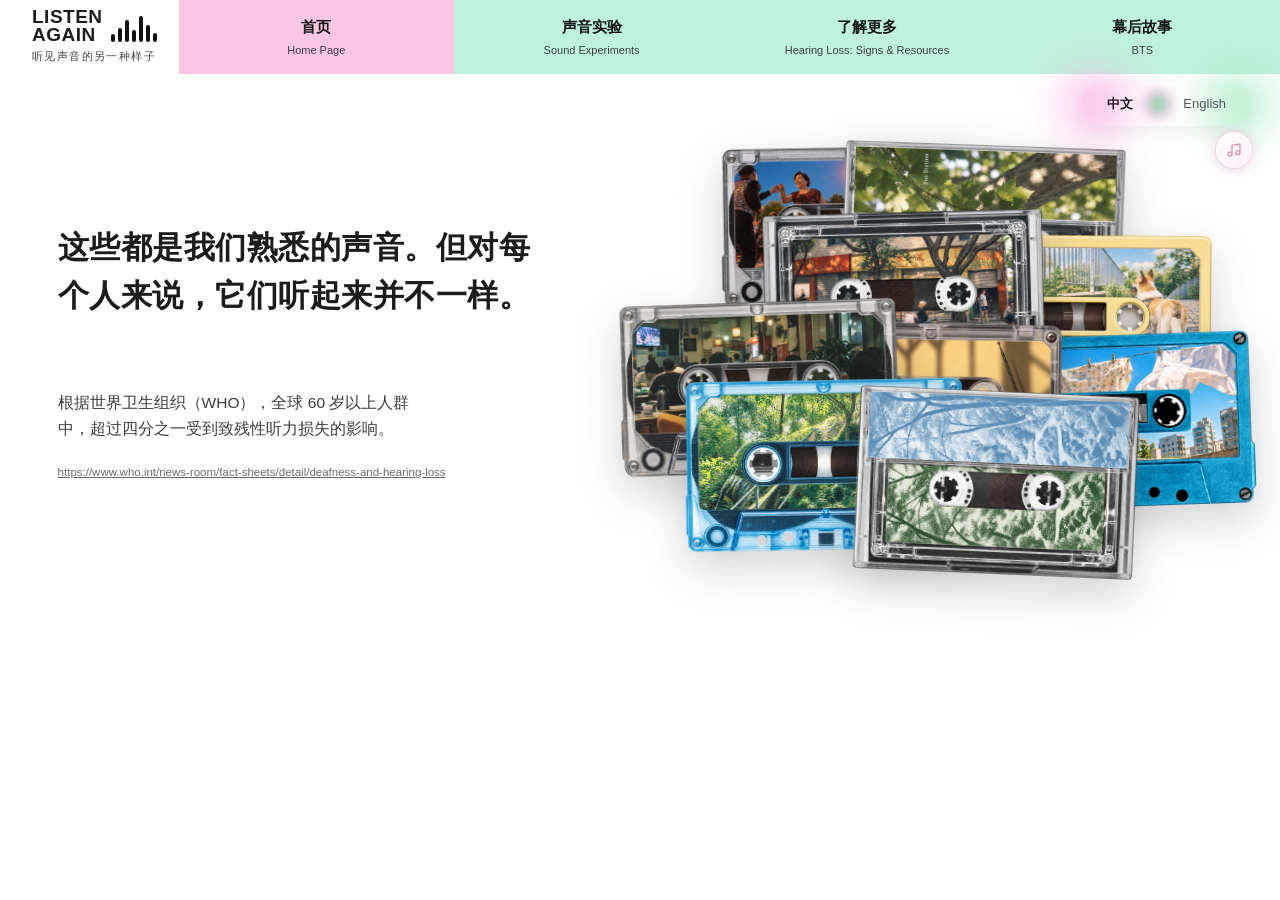
<file: index.html>
<!DOCTYPE html>
<html lang="zh-CN">
<head>
<meta charset="UTF-8">
<meta name="viewport" content="width=device-width, initial-scale=1">
<title>Listen Again · 听见声音的另一种样子</title>
<link rel="stylesheet" href="assets/style.css">
  <!-- Google tag (gtag.js) -->
<script async src="https://www.googletagmanager.com/gtag/js?id=G-2XMCW41QYB"></script>
<script>
  window.dataLayer = window.dataLayer || [];
  function gtag(){dataLayer.push(arguments);}
  gtag('js', new Date());

  gtag('config', 'G-2XMCW41QYB');
</script>
</head>
<body>

<header class="site-header">
  <div class="logo-box">
    <div class="logo">
      <div class="logo-text">LISTEN<br>AGAIN</div>
      <div class="wave" aria-hidden="true"><i></i><i></i><i></i><i></i><i></i><i></i><i></i></div>
    </div>
    <p class="tagline" data-zh="听见声音的另一种样子" data-en="Hear sound in a different way">听见声音的另一种样子</p>
  </div>
  <nav class="top-nav nav-blocks" aria-label="主导航">
    <a href="index.html" class="is-active" aria-current="page" data-nav="home"><span class="zh" data-zh="首页" data-en="Home Page">首页</span><span class="en">Home Page</span></a>
    <a href="sound.html" data-nav="sound"><span class="zh" data-zh="声音实验" data-en="Sound Experiments">声音实验</span><span class="en">Sound Experiments</span></a>
    <a href="hearing-loss-page/index.html" data-nav="hearing"><span class="zh" data-zh="了解更多" data-en="Learn More">了解更多</span><span class="en">Hearing Loss: Signs &amp; Resources</span></a>
    <a href="bts.html" data-nav="bts"><span class="zh" data-zh="幕后故事" data-en="BTS">幕后故事</span><span class="en">BTS</span></a>
  </nav>
</header>

<main class="main">
  <section class="copy">
    <h1 data-zh="这些都是我们熟悉的声音。但对每个人来说，它们听起来并不一样。"
        data-en="These are sounds we all know. But they don't sound the same to everyone.">
      这些都是我们熟悉的声音。但对每个人来说，它们听起来并不一样。
    </h1>
    <p class="who"
       data-zh="根据世界卫生组织（WHO），全球 60 岁以上人群中，超过四分之一受到致残性听力损失的影响。"
       data-en="More than 25% of people over age 60 are affected by disabling hearing loss worldwide, according to the World Health Organization.">
      根据世界卫生组织（WHO），全球 60 岁以上人群中，超过四分之一受到致残性听力损失的影响。
    </p>
    <a class="who-link"
       href="https://www.who.int/news-room/fact-sheets/detail/deafness-and-hearing-loss"
       target="_blank" rel="noopener">
      https://www.who.int/news-room/fact-sheets/detail/deafness-and-hearing-loss
    </a>
  </section>

  <section class="stage" aria-label="声音实验入口：点击磁带收听">
    <a class="cassette is-img p1" href="sound.html?t=0" aria-label="声音实验 1：广场舞">
      <img class="tape-img" src="assets/img/tape-01.png" alt="广场舞磁带">
    </a>

    <a class="cassette is-img p2" href="sound.html?t=1" aria-label="声音实验 2：车站">
      <img class="tape-img" src="assets/img/tape-02.png" alt="车站磁带">
    </a>

    <a class="cassette is-img p3" href="sound.html?t=2" aria-label="声音实验 3：市场">
      <img class="tape-img" src="assets/img/tape-03.png" alt="市场磁带">
    </a>

    <a class="cassette is-img p4" href="sound.html?t=3" aria-label="声音实验 4：小狗的叫声">
      <img class="tape-img" src="assets/img/tape-04.png" alt="小狗的叫声磁带">
    </a>

    <a class="cassette is-img p5" href="sound.html?t=4" aria-label="声音实验 5：棋牌室">
      <img class="tape-img" src="assets/img/tape-05.png" alt="棋牌室磁带">
    </a>

    <a class="cassette is-img p6" href="sound.html?t=5" aria-label="声音实验 6：房间里的收音机">
      <img class="tape-img" src="assets/img/tape-06.png" alt="房间里的收音机磁带">
    </a>

    <a class="cassette is-img p7" href="sound.html?t=6" aria-label="声音实验 7：虫鸣">
      <img class="tape-img" src="assets/img/tape-07.png" alt="虫鸣磁带">
    </a>

    <a class="cassette is-img p8" href="sound.html?t=7" aria-label="声音实验 8：森林里的鸟">
      <img class="tape-img" src="assets/img/tape-08.png" alt="森林里的鸟磁带">
    </a>

    <a class="cassette is-img p9" href="sound.html?t=8" aria-label="声音实验 9：风声">
      <img class="tape-img" src="assets/img/tape-09.png" alt="风声磁带">
    </a>
  </section>
</main>

<div class="lang-switch" role="group" aria-label="语言切换">
  <button class="lang-btn active" type="button" data-lang="zh">中文</button>
  <span class="lang-dot" aria-hidden="true"></span>
  <button class="lang-btn" type="button" data-lang="en">English</button>
</div>

<script src="assets/app.js"></script>
<script src="assets/bgm.js"></script>
</body>
</html>
</file>
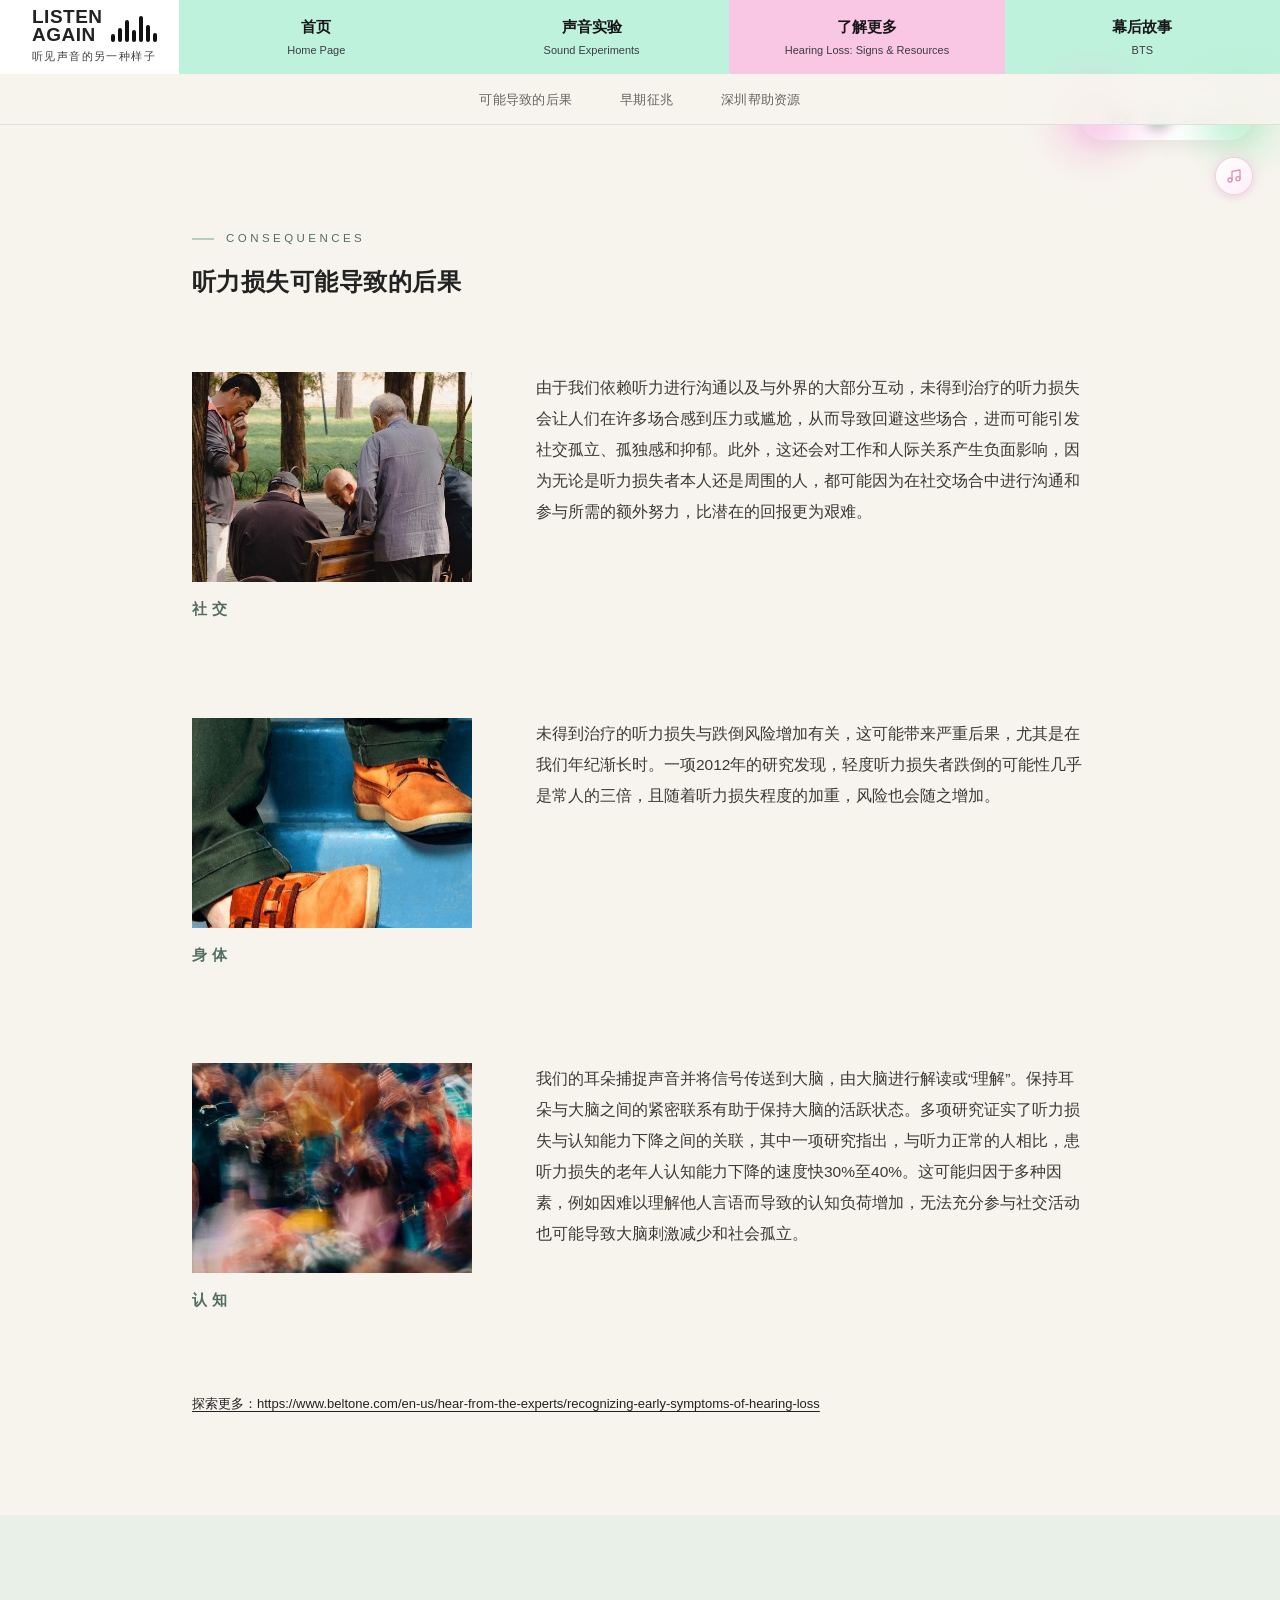
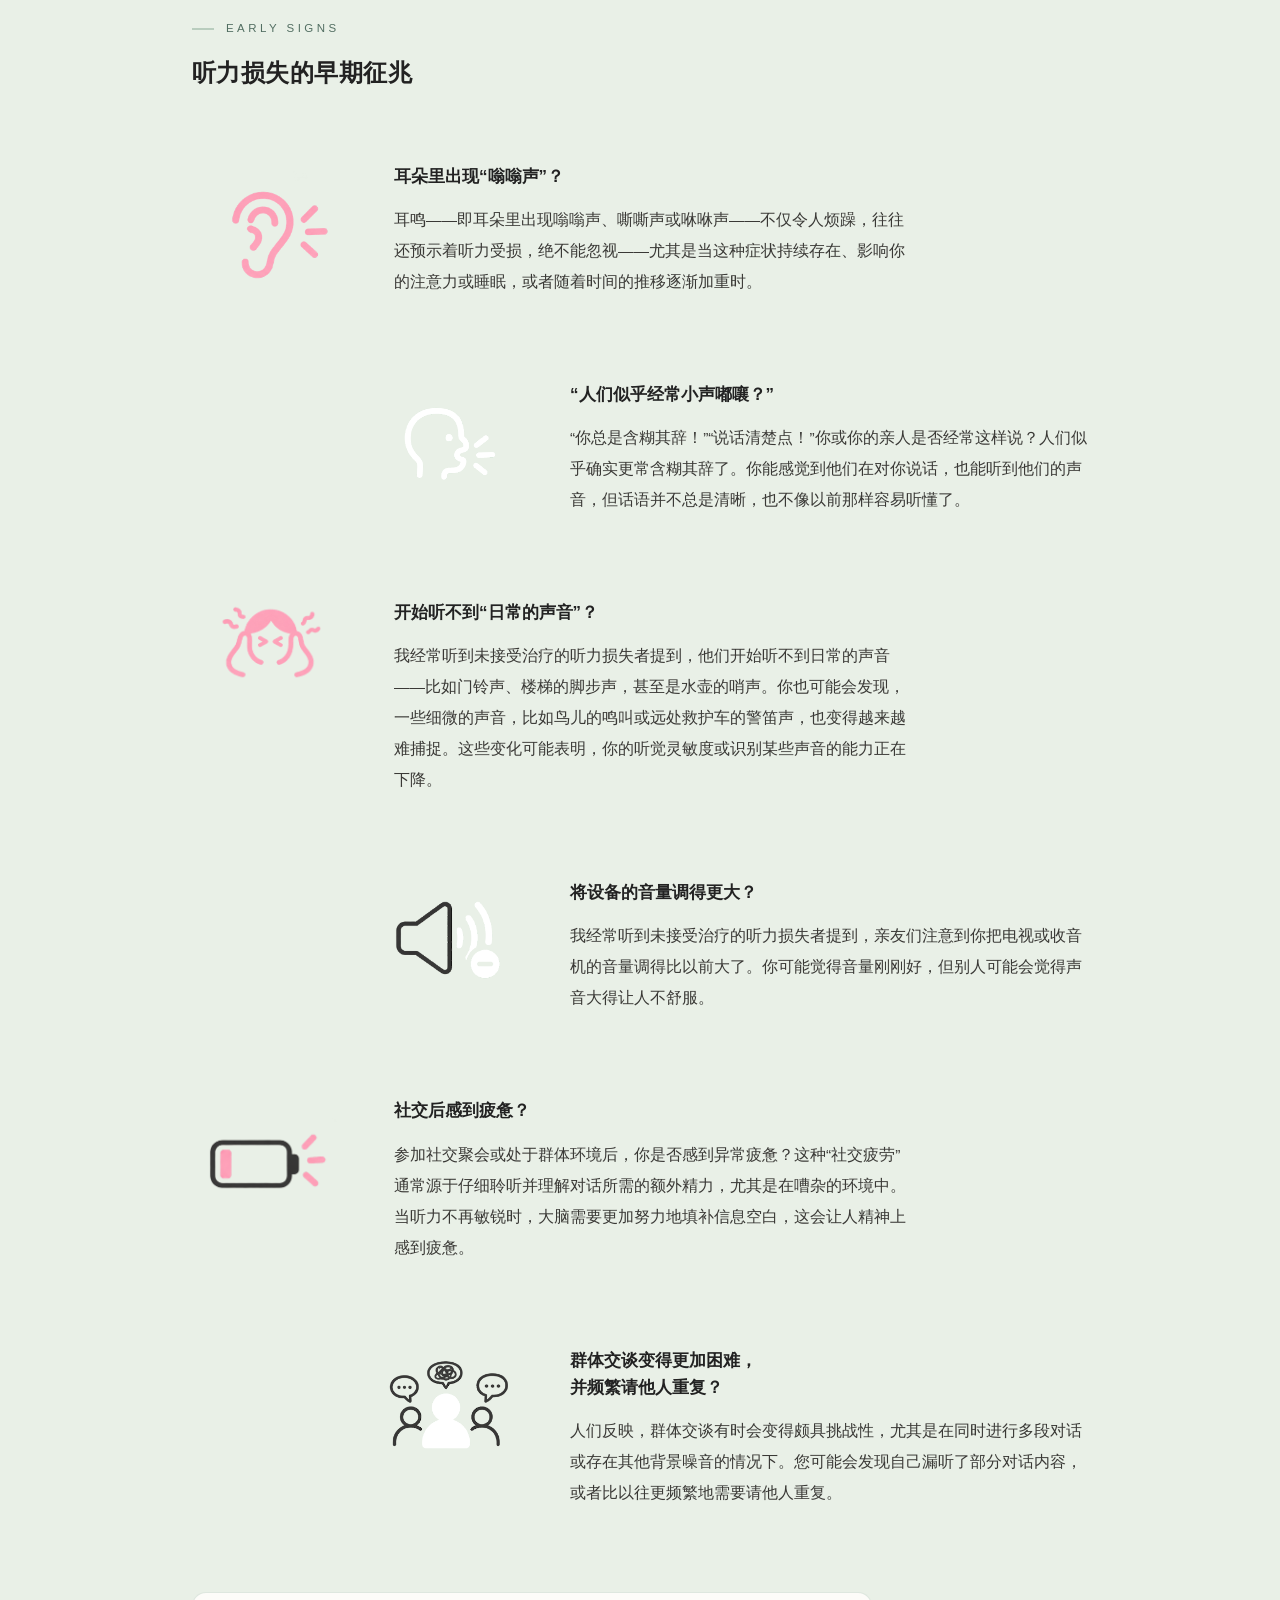
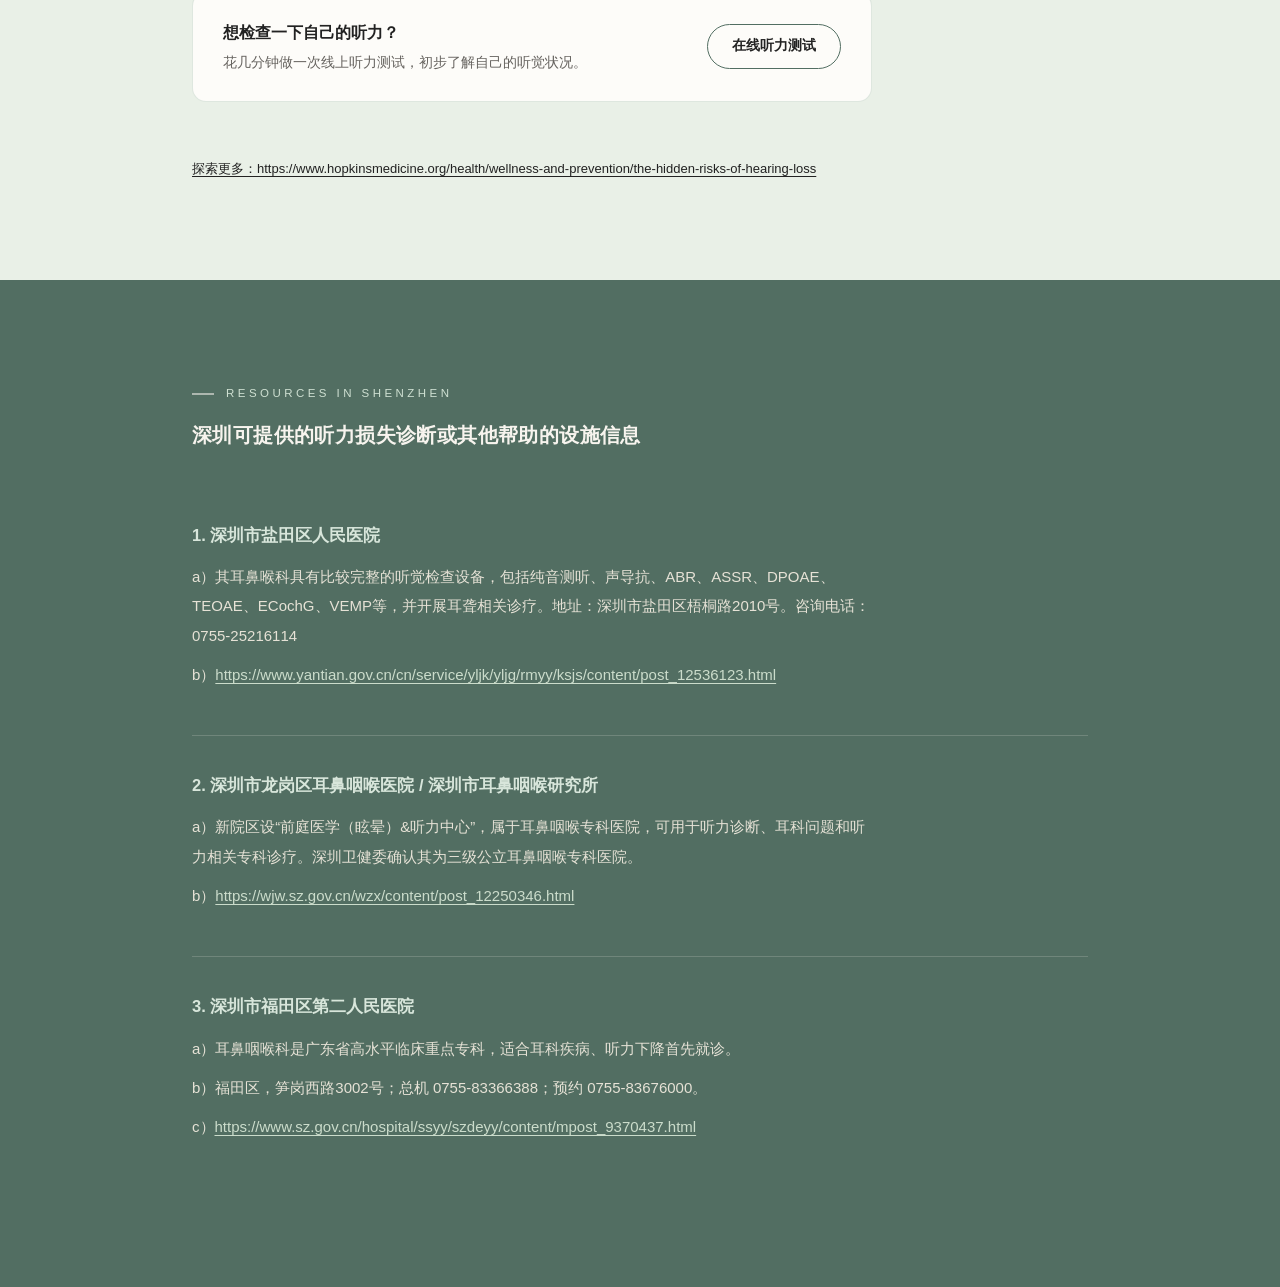
<file: hearing-loss-page/index.html>
<!DOCTYPE html>
<!--
  听力损失科普长页（"了解更多"）
  ================================================
  设计基调：全站最安静、最克制的一页——负责"读"。
  暖白底 #F7F4EE，鼠尾草绿/灰粉只做点缀（下划线、小色块、hover），
  正文列最大 680px，两列编辑式排版，区块间大量留白。
  1. 本页所有样式都收在 <style> 里，所有类名带 hl- 前缀，不会污染主站样式
  2. 三张照片与图标放在同目录 images/ 下，接入时连同文件夹一起拷贝
  3. "在线听力测试"CTA 在早期征兆区块结尾（.hl-cta），链接指向 beltone 在线测听
-->
<html lang="zh-CN">
<head>
<meta charset="UTF-8">
<meta name="viewport" content="width=device-width, initial-scale=1.0">
<title>听力损失科普 | 了解更多</title>
<!-- 主站公共样式：顶栏 + 语言切换（放在本页 <style> 之前，本页样式可覆盖） -->
<link rel="stylesheet" href="../assets/style.css">
  <!-- Google tag (gtag.js) -->
<script async src="https://www.googletagmanager.com/gtag/js?id=G-2XMCW41QYB"></script>
<script>
  window.dataLayer = window.dataLayer || [];
  function gtag(){dataLayer.push(arguments);}
  gtag('js', new Date());

  gtag('config', 'G-2XMCW41QYB');
</script>
<style>
  :root{
    --hl-bg:   #F7F4EE;   /* 暖白背景 */
    --hl-ink:  #222222;   /* 正文 */
    --hl-soft: #66635F;   /* 次要文字 */
    --hl-sage: #B9CDBE;   /* 鼠尾草绿（点缀） */
    --hl-pink: #DDBFCB;   /* 灰粉（点缀） */
    --hl-deep: #526E62;   /* 深绿强调 */
    --hl-line: rgba(185, 205, 190, .45);   /* 发丝分隔线 */
    --fs-section: 24px;
    --fs-title:   17px;
    --fs-body:    15.5px;
    --fs-small:   13px;
  }
  *{ margin:0; padding:0; box-sizing:border-box; }
  html{ scroll-behavior:smooth; }
  body{ font-family:-apple-system,"PingFang SC","Hiragino Sans GB","Microsoft YaHei",sans-serif; color:var(--hl-ink); background:var(--hl-bg); }
  .hl-page a{ color:inherit; }

  /* 主站语言切换胶囊在本页稍微下移，避开细导航条 */
  .lang-switch{ top: 96px; }

  /* ===== ① 索引条：降低视觉重量，只做细线 + 小字 + 下划线 ===== */
  .hl-banner{
    position:sticky; top:0; z-index:100;
    display:flex; justify-content:center;
    padding:0 24px;
    background:rgba(247,244,238,.92);
    -webkit-backdrop-filter:blur(8px); backdrop-filter:blur(8px);
    border-bottom:1px solid var(--hl-line);
  }
  .hl-banner a{
    position:relative; flex:0 0 auto;
    margin:0 22px; padding:15px 2px 13px;
    font-size:var(--fs-small); color:var(--hl-soft);
    text-decoration:none; letter-spacing:.02em; white-space:nowrap;
    transition:color .25s;
  }
  .hl-banner a::after{
    content:""; position:absolute; left:0; right:100%; bottom:-1px;
    height:2px; background:var(--hl-deep);
    transition:right .25s ease;
  }
  .hl-banner a:hover{ color:var(--hl-deep); }
  .hl-banner a:hover::after{ right:0; }

  /* ===== 编辑式区块骨架 ===== */
  .hl-band--sage{ background:#E9F0E7; }   /* 区块②：浅绿 */
  .hl-band--deep{ background:var(--hl-deep); color:#EFEBE0; }  /* 区块③：深绿 */
  .hl-section{
    max-width:960px; margin:0 auto;
    padding:104px 32px 100px;
  }
  .hl-eyebrow{
    display:flex; align-items:center; gap:12px;
    font-size:11.5px; letter-spacing:.3em; text-transform:uppercase;
    color:var(--hl-deep); margin-bottom:16px;
  }
  .hl-eyebrow::before{ content:""; width:22px; height:2px; background:var(--hl-sage); }
  .hl-section h2{
    font-size:var(--fs-section); font-weight:600;
    letter-spacing:.02em; line-height:1.5;
    margin-bottom:72px;
  }
  .hl-section h2.hl-h2-long{ font-size:20px; max-width:680px; }

  /* 深绿色带内的文字与分隔线换为浅色 */
  .hl-band--deep .hl-eyebrow{ color:#CFE0D2; }
  .hl-band--deep .hl-eyebrow::before{ background:rgba(247,244,238,.55); }
  .hl-band--deep h2{ color:#F7F4EE; }
  .hl-band--deep .hl-hospital{ border-top:1px solid rgba(247,244,238,.18); }
  .hl-band--deep .hl-hospital:first-of-type{ border-top:0; }
  .hl-band--deep .hl-hospital h3{ color:#D8E6DB; }
  .hl-band--deep .hl-hospital li{ color:#E6E2D6; }
  .hl-band--deep .hl-hospital a{ color:#CBDCCB; }
  .hl-band--deep .hl-hospital a:hover{ color:#FFFFFF; }

  /* ===== 区块② 可能导致的后果：两列（图+关键词 | 正文） ===== */
  .hl-row{
    display:grid; grid-template-columns:280px minmax(0,1fr);
    gap:64px; align-items:start;
    margin-bottom:96px;
  }
  .hl-row:last-of-type{ margin-bottom:80px; }
  .hl-row-media img{
    width:100%; aspect-ratio:4/3; object-fit:cover;
    display:block;
  }
  .hl-keyword{
    margin-top:14px;
    font-size:15px; font-weight:600;
    color:var(--hl-deep); letter-spacing:.35em;
  }
  .hl-row-text p{
    max-width:680px;
    font-size:var(--fs-body); line-height:2.0; color:#3A3936;
  }

  /* ===== 区块③ 早期征兆：小图 + 阅读列，交错但不拥挤 ===== */
  .hl-sign-item{
    display:grid; grid-template-columns:150px minmax(0,1fr);
    gap:52px; align-items:start;
    max-width:720px; margin-bottom:84px;
  }
  .hl-sign-item.hl-right{ margin-left:auto; }
  .hl-sign-icon img{ width:150px; height:auto; display:block; }
  .hl-sign-item h3{
    font-size:var(--fs-title); font-weight:600;
    margin-bottom:14px; line-height:1.6;
  }
  .hl-sign-item p{
    max-width:560px;
    font-size:var(--fs-body); line-height:2.0; color:#3A3936;
  }

  /* ===== 在线听力测试 CTA：安静的小卡片，收在征兆区块结尾 ===== */
  .hl-cta{
    display:flex; align-items:center; justify-content:space-between; gap:24px;
    max-width:680px; margin-top:8px;
    padding:26px 30px;
    background:#FDFCF9;
    border:1px solid var(--hl-line);
    border-radius:14px;
  }
  .hl-cta-title{ font-size:16px; font-weight:600; margin-bottom:6px; }
  .hl-cta-sub{ font-size:13.5px; color:var(--hl-soft); line-height:1.7; }
  .hl-cta-btn{
    flex:0 0 auto; white-space:nowrap;
    padding:10px 24px;
    border:1px solid var(--hl-deep); border-radius:999px;
    color:var(--hl-deep);
    font-size:13.5px; font-weight:600; text-decoration:none;
    transition:background .25s, color .25s;
  }
  .hl-cta-btn:hover{ background:var(--hl-deep); color:var(--hl-bg); }

  /* 参考资料链接 */
  .hl-more{
    display:block; margin-top:56px;
    font-size:var(--fs-small); color:var(--hl-soft);
    text-decoration:underline; text-underline-offset:3px;
    transition:color .25s;
  }
  .hl-more:hover{ color:var(--hl-deep); }

  /* ===== 区块④ 深圳设施信息：回到暖白底，深绿标题 + 发丝线分隔 ===== */
  .hl-hospital{ padding:36px 0; border-top:1px solid var(--hl-line); }
  .hl-hospital:first-of-type{ border-top:0; padding-top:0; }
  .hl-hospital h3{
    font-size:16.5px; font-weight:600;
    color:var(--hl-deep); margin-bottom:14px; line-height:1.6;
  }
  .hl-hospital li{
    list-style:none; max-width:680px;
    font-size:15px; line-height:1.95; color:#3A3936;
    margin-bottom:10px;
  }
  .hl-hospital a{
    color:var(--hl-deep);
    text-decoration:underline; text-underline-offset:3px; word-break:break-all;
  }
  .hl-hospital a:hover{ color:var(--hl-ink); }

  /* ===== 响应式 ===== */
  @media (max-width:760px){
    .lang-switch{ top:14px; right:14px; }   /* 手机端和其他页一样回到右上角，避开顶栏 */
    .hl-banner{ justify-content:flex-start; overflow-x:auto; padding:0 14px; }
    .hl-banner a{ margin:0 14px; }
    .hl-section{ padding:64px 20px; }
    .hl-section h2{ margin-bottom:48px; }
    .hl-row{ grid-template-columns:1fr; gap:20px; margin-bottom:64px; }
    .hl-row-media img{ aspect-ratio:16/9; }
    .hl-sign-item, .hl-sign-item.hl-right{
      grid-template-columns:1fr; gap:20px;
      margin-left:0; max-width:100%; margin-bottom:64px;
    }
    .hl-sign-icon img{ width:120px; }
    .hl-cta{ flex-direction:column; align-items:flex-start; }
  }
</style>
</head>
<body>

<!-- 主站同款顶栏（当前页 = 了解更多） -->
<header class="site-header">
  <div class="logo-box">
    <div class="logo">
      <div class="logo-text">LISTEN<br>AGAIN</div>
      <div class="wave" aria-hidden="true"><i></i><i></i><i></i><i></i><i></i><i></i><i></i></div>
    </div>
    <p class="tagline" data-zh="听见声音的另一种样子" data-en="Hear sound in a different way">听见声音的另一种样子</p>
  </div>
  <nav class="top-nav nav-blocks" aria-label="主导航">
    <a href="../index.html"><span class="zh" data-zh="首页" data-en="Home Page">首页</span><span class="en">Home Page</span></a>
    <a href="../sound.html"><span class="zh" data-zh="声音实验" data-en="Sound Experiments">声音实验</span><span class="en">Sound Experiments</span></a>
    <a href="index.html" class="is-active" aria-current="page"><span class="zh" data-zh="了解更多" data-en="Learn More">了解更多</span><span class="en">Hearing Loss: Signs &amp; Resources</span></a>
    <a href="../bts.html"><span class="zh" data-zh="幕后故事" data-en="BTS">幕后故事</span><span class="en">BTS</span></a>
  </nav>
</header>

<!-- 主站同款语言切换（右上角柔光胶囊） -->
<div class="lang-switch" role="group" aria-label="语言切换">
  <button class="lang-btn active" type="button" data-lang="zh">中文</button>
  <span class="lang-dot" aria-hidden="true"></span>
  <button class="lang-btn" type="button" data-lang="en">English</button>
</div>

<div class="hl-page">

  <!-- ① 索引条（细线小字，不再用色块） -->
  <nav class="hl-banner" aria-label="本页目录">
    <a href="#sec-consequences" data-zh="可能导致的后果" data-en="Consequences">可能导致的后果</a>
    <a href="#sec-signs" data-zh="早期征兆" data-en="Early Signs">早期征兆</a>
    <a href="#sec-shenzhen" data-zh="深圳帮助资源" data-en="Resources in Shenzhen">深圳帮助资源</a>
  </nav>

  <!-- ② 听力损失可能导致的后果（暖白底） -->
  <section class="hl-band" id="sec-consequences">
  <div class="hl-section">
    <div class="hl-eyebrow" data-zh="Consequences" data-en="Consequences">Consequences</div>
    <h2 data-zh="听力损失可能导致的后果" data-en="What untreated hearing loss may lead to">听力损失可能导致的后果</h2>

    <div class="hl-row">
      <figure class="hl-row-media">
        <img src="images/consequence-social.jpg" alt="长椅旁交谈的老人们">
        <figcaption class="hl-keyword" data-zh="社交" data-en="Social">社交</figcaption>
      </figure>
      <div class="hl-row-text">
        <p data-zh="由于我们依赖听力进行沟通以及与外界的大部分互动，未得到治疗的听力损失会让人们在许多场合感到压力或尴尬，从而导致回避这些场合，进而可能引发社交孤立、孤独感和抑郁。此外，这还会对工作和人际关系产生负面影响，因为无论是听力损失者本人还是周围的人，都可能因为在社交场合中进行沟通和参与所需的额外努力，比潜在的回报更为艰难。" data-en="Because we rely on hearing for communication and most of our interaction with the world, untreated hearing loss can make many situations stressful or embarrassing, leading people to avoid them — which may in turn lead to social isolation, loneliness and depression. It can also affect work and relationships, when the extra effort of communicating outweighs the potential reward.">由于我们依赖听力进行沟通以及与外界的大部分互动，未得到治疗的听力损失会让人们在许多场合感到压力或尴尬，从而导致回避这些场合，进而可能引发社交孤立、孤独感和抑郁。此外，这还会对工作和人际关系产生负面影响，因为无论是听力损失者本人还是周围的人，都可能因为在社交场合中进行沟通和参与所需的额外努力，比潜在的回报更为艰难。</p>
      </div>
    </div>

    <div class="hl-row">
      <figure class="hl-row-media">
        <img src="images/consequence-body.jpg" alt="台阶上的鞋">
        <figcaption class="hl-keyword" data-zh="身体" data-en="Physical">身体</figcaption>
      </figure>
      <div class="hl-row-text">
        <p data-zh="未得到治疗的听力损失与跌倒风险增加有关，这可能带来严重后果，尤其是在我们年纪渐长时。一项2012年的研究发现，轻度听力损失者跌倒的可能性几乎是常人的三倍，且随着听力损失程度的加重，风险也会随之增加。" data-en="Untreated hearing loss is associated with an increased risk of falling, which can have serious consequences, especially as we grow older. A 2012 study found that people with mild hearing loss were nearly three times more likely to fall, and the risk increased with the degree of hearing loss.">未得到治疗的听力损失与跌倒风险增加有关，这可能带来严重后果，尤其是在我们年纪渐长时。一项2012年的研究发现，轻度听力损失者跌倒的可能性几乎是常人的三倍，且随着听力损失程度的加重，风险也会随之增加。</p>
      </div>
    </div>

    <div class="hl-row">
      <figure class="hl-row-media">
        <img src="images/consequence-cognitive.jpg" alt="拥挤模糊的人群">
        <figcaption class="hl-keyword" data-zh="认知" data-en="Cognitive">认知</figcaption>
      </figure>
      <div class="hl-row-text">
        <p data-zh="我们的耳朵捕捉声音并将信号传送到大脑，由大脑进行解读或“理解”。保持耳朵与大脑之间的紧密联系有助于保持大脑的活跃状态。多项研究证实了听力损失与认知能力下降之间的关联，其中一项研究指出，与听力正常的人相比，患听力损失的老年人认知能力下降的速度快30%至40%。这可能归因于多种因素，例如因难以理解他人言语而导致的认知负荷增加，无法充分参与社交活动也可能导致大脑刺激减少和社会孤立。" data-en="Our ears capture sound and send signals to the brain, which interprets or &quot;understands&quot; them. Keeping the ears and the brain closely connected helps keep the brain active. Multiple studies have confirmed the link between hearing loss and cognitive decline; one found that older adults with hearing loss experienced cognitive decline 30–40% faster than those with normal hearing. This may be attributed to factors such as increased cognitive load from struggling to understand speech, as well as reduced brain stimulation and social isolation from not fully participating in social activities.">我们的耳朵捕捉声音并将信号传送到大脑，由大脑进行解读或“理解”。保持耳朵与大脑之间的紧密联系有助于保持大脑的活跃状态。多项研究证实了听力损失与认知能力下降之间的关联，其中一项研究指出，与听力正常的人相比，患听力损失的老年人认知能力下降的速度快30%至40%。这可能归因于多种因素，例如因难以理解他人言语而导致的认知负荷增加，无法充分参与社交活动也可能导致大脑刺激减少和社会孤立。</p>
      </div>
    </div>

    <a class="hl-more" href="https://www.beltone.com/en-us/hear-from-the-experts/recognizing-early-symptoms-of-hearing-loss" target="_blank" rel="noopener">探索更多：https://www.beltone.com/en-us/hear-from-the-experts/recognizing-early-symptoms-of-hearing-loss</a>
  </div>
  </section>

  <!-- ③ 听力损失的早期征兆（浅绿底） -->
  <section class="hl-band hl-band--sage" id="sec-signs">
  <div class="hl-section">
    <div class="hl-eyebrow" data-zh="Early Signs" data-en="Early Signs">Early Signs</div>
    <h2 data-zh="听力损失的早期征兆" data-en="Early signs of hearing loss">听力损失的早期征兆</h2>

    <div class="hl-sign-item">
      <div class="hl-sign-icon">
        <img src="images/sign-tinnitus.png" alt="耳朵图标">
      </div>
      <div>
        <h3 data-zh="耳朵里出现“嗡嗡声”？" data-en="Hearing a buzzing in your ears?">耳朵里出现“嗡嗡声”？</h3>
        <p data-zh="耳鸣——即耳朵里出现嗡嗡声、嘶嘶声或咻咻声——不仅令人烦躁，往往还预示着听力受损，绝不能忽视——尤其是当这种症状持续存在、影响你的注意力或睡眠，或者随着时间的推移逐渐加重时。" data-en="Tinnitus — a buzzing, hissing or whooshing in the ears — is not only irritating; it often signals hearing damage and should never be ignored, especially when it persists, affects your concentration or sleep, or worsens over time.">耳鸣——即耳朵里出现嗡嗡声、嘶嘶声或咻咻声——不仅令人烦躁，往往还预示着听力受损，绝不能忽视——尤其是当这种症状持续存在、影响你的注意力或睡眠，或者随着时间的推移逐渐加重时。</p>
      </div>
    </div>

    <div class="hl-sign-item hl-right">
      <div class="hl-sign-icon">
        <img src="images/sign-mumble.png" alt="侧脸说话图标">
      </div>
      <div>
        <h3 data-zh="“人们似乎经常小声嘟嚷？”" data-en="&quot;People seem to mumble a lot?&quot;">“人们似乎经常小声嘟嚷？”</h3>
        <p data-zh="“你总是含糊其辞！”“说话清楚点！”你或你的亲人是否经常这样说？人们似乎确实更常含糊其辞了。你能感觉到他们在对你说话，也能听到他们的声音，但话语并不总是清晰，也不像以前那样容易听懂了。" data-en="&quot;You're always mumbling!&quot; &quot;Speak clearly!&quot; Do you or your family often say things like this? People really do seem to mumble more than they used to. You can tell they are talking to you and you can hear their voices, but the words don't always come through clearly, and they aren't as easy to follow as before.">“你总是含糊其辞！”“说话清楚点！”你或你的亲人是否经常这样说？人们似乎确实更常含糊其辞了。你能感觉到他们在对你说话，也能听到他们的声音，但话语并不总是清晰，也不像以前那样容易听懂了。</p>
      </div>
    </div>

    <div class="hl-sign-item">
      <div class="hl-sign-icon">
        <img src="images/sign-daily.png" alt="听不到声音图标">
      </div>
      <div>
        <h3 data-zh="开始听不到“日常的声音”？" data-en="Missing the everyday sounds?">开始听不到“日常的声音”？</h3>
        <p data-zh="我经常听到未接受治疗的听力损失者提到，他们开始听不到日常的声音——比如门铃声、楼梯的脚步声，甚至是水壶的哨声。你也可能会发现，一些细微的声音，比如鸟儿的鸣叫或远处救护车的警笛声，也变得越来越难捕捉。这些变化可能表明，你的听觉灵敏度或识别某些声音的能力正在下降。" data-en="I often hear from people with untreated hearing loss that they have started missing everyday sounds — the doorbell, footsteps on the stairs, even the whistle of a kettle. You may also notice that subtle sounds, like birdsong or a distant ambulance siren, are becoming harder to catch. These changes may indicate that your hearing sensitivity, or your ability to recognize certain sounds, is declining.">我经常听到未接受治疗的听力损失者提到，他们开始听不到日常的声音——比如门铃声、楼梯的脚步声，甚至是水壶的哨声。你也可能会发现，一些细微的声音，比如鸟儿的鸣叫或远处救护车的警笛声，也变得越来越难捕捉。这些变化可能表明，你的听觉灵敏度或识别某些声音的能力正在下降。</p>
      </div>
    </div>

    <div class="hl-sign-item hl-right">
      <div class="hl-sign-icon">
        <img src="images/sign-volume.png" alt="音量图标">
      </div>
      <div>
        <h3 data-zh="将设备的音量调得更大？" data-en="Turning up the volume?">将设备的音量调得更大？</h3>
        <p data-zh="我经常听到未接受治疗的听力损失者提到，亲友们注意到你把电视或收音机的音量调得比以前大了。你可能觉得音量刚刚好，但别人可能会觉得声音大得让人不舒服。" data-en="I often hear from people with untreated hearing loss that friends and family have noticed the TV or radio turned up louder than before. The volume may feel just right to you, but to others it may be uncomfortably loud.">我经常听到未接受治疗的听力损失者提到，亲友们注意到你把电视或收音机的音量调得比以前大了。你可能觉得音量刚刚好，但别人可能会觉得声音大得让人不舒服。</p>
      </div>
    </div>

    <div class="hl-sign-item">
      <div class="hl-sign-icon">
        <img src="images/sign-fatigue.png" alt="电池图标">
      </div>
      <div>
        <h3 data-zh="社交后感到疲惫？" data-en="Exhausted after socializing?">社交后感到疲惫？</h3>
        <p data-zh="参加社交聚会或处于群体环境后，你是否感到异常疲惫？这种“社交疲劳”通常源于仔细聆听并理解对话所需的额外精力，尤其是在嘈杂的环境中。当听力不再敏锐时，大脑需要更加努力地填补信息空白，这会让人精神上感到疲惫。" data-en="Do you feel unusually tired after social gatherings or group settings? This &quot;social fatigue&quot; usually comes from the extra effort of listening carefully and following conversation, especially in noisy environments. When hearing is no longer sharp, the brain has to work harder to fill in the gaps — which is mentally exhausting.">参加社交聚会或处于群体环境后，你是否感到异常疲惫？这种“社交疲劳”通常源于仔细聆听并理解对话所需的额外精力，尤其是在嘈杂的环境中。当听力不再敏锐时，大脑需要更加努力地填补信息空白，这会让人精神上感到疲惫。</p>
      </div>
    </div>

    <div class="hl-sign-item hl-right">
      <div class="hl-sign-icon">
        <img src="images/sign-group.png" alt="群体交谈图标">
      </div>
      <div>
        <h3 data-zh="群体交谈变得更加困难，并频繁请他人重复？" data-en="Group conversations getting harder, asking people to repeat?">群体交谈变得更加困难，<br>并频繁请他人重复？</h3>
        <p data-zh="人们反映，群体交谈有时会变得颇具挑战性，尤其是在同时进行多段对话或存在其他背景噪音的情况下。您可能会发现自己漏听了部分对话内容，或者比以往更频繁地需要请他人重复。" data-en="People report that group conversations can sometimes become quite challenging, especially when several conversations happen at once or there is other background noise. You may find yourself missing parts of the conversation, or needing to ask others to repeat themselves more often than before.">人们反映，群体交谈有时会变得颇具挑战性，尤其是在同时进行多段对话或存在其他背景噪音的情况下。您可能会发现自己漏听了部分对话内容，或者比以往更频繁地需要请他人重复。</p>
      </div>
    </div>

    <!-- 在线听力测试 CTA：收在本节结尾 -->
    <div class="hl-cta">
      <div class="hl-cta-text">
        <p class="hl-cta-title" data-zh="想检查一下自己的听力？" data-en="Wondering about your own hearing?">想检查一下自己的听力？</p>
        <p class="hl-cta-sub" data-zh="花几分钟做一次线上听力测试，初步了解自己的听觉状况。" data-en="Take a few minutes for an online hearing test to get a first sense of your hearing.">花几分钟做一次线上听力测试，初步了解自己的听觉状况。</p>
      </div>
      <a class="hl-cta-btn" href="https://www.beltone.com/en-us/online-hearing-test" target="_blank" rel="noopener" data-zh="在线听力测试" data-en="Online Hearing Test">在线听力测试</a>
    </div>

    <a class="hl-more" href="https://www.hopkinsmedicine.org/health/wellness-and-prevention/the-hidden-risks-of-hearing-loss" target="_blank" rel="noopener">探索更多：https://www.hopkinsmedicine.org/health/wellness-and-prevention/the-hidden-risks-of-hearing-loss</a>
  </div>
  </section>

  <!-- ④ 深圳可提供的听力损失诊断或其他帮助的设施信息（深绿底） -->
  <section class="hl-band hl-band--deep" id="sec-shenzhen">
  <div class="hl-section">
    <div class="hl-eyebrow" data-zh="Resources in Shenzhen" data-en="Resources in Shenzhen">Resources in Shenzhen</div>
    <h2 class="hl-h2-long" data-zh="深圳可提供的听力损失诊断或其他帮助的设施信息" data-en="Facilities in Shenzhen offering hearing-loss diagnosis and other help">深圳可提供的听力损失诊断或其他帮助的设施信息</h2>

    <div>
      <!-- 三条医院链接均已由用户核对确认 (2026-09-21) -->
      <div class="hl-hospital">
        <h3 data-zh="1. 深圳市盐田区人民医院" data-en="1. Shenzhen Yantian District People's Hospital">1. 深圳市盐田区人民医院</h3>
        <ul>
          <li data-zh="a）其耳鼻喉科具有比较完整的听觉检查设备，包括纯音测听、声导抗、ABR、ASSR、DPOAE、TEOAE、ECochG、VEMP等，并开展耳聋相关诊疗。地址：深圳市盐田区梧桐路2010号。咨询电话：0755-25216114" data-en="a) Its Department of Otolaryngology is equipped with a comprehensive range of hearing testing equipment, including pure-tone audiometry, acoustic impedance testing, ABR, ASSR, DPOAE, TEOAE, ECochG, and VEMP, and provides diagnosis and treatment for hearing loss. Address: 2010 Wutong Road, Yantian District, Shenzhen. Inquiry Hotline: 0755-25216114">a）其耳鼻喉科具有比较完整的听觉检查设备，包括纯音测听、声导抗、ABR、ASSR、DPOAE、TEOAE、ECochG、VEMP等，并开展耳聋相关诊疗。地址：深圳市盐田区梧桐路2010号。咨询电话：0755-25216114</li>
          <li>b）<a href="https://www.yantian.gov.cn/cn/service/yljk/yljg/rmyy/ksjs/content/post_12536123.html" target="_blank" rel="noopener">https://www.yantian.gov.cn/cn/service/yljk/yljg/rmyy/ksjs/content/post_12536123.html</a></li>
        </ul>
      </div>
      <div class="hl-hospital">
        <h3 data-zh="2. 深圳市龙岗区耳鼻咽喉医院 / 深圳市耳鼻咽喉研究所" data-en="2. Shenzhen Longgang District Otolaryngology Hospital / Shenzhen Otolaryngology Research Institute">2. 深圳市龙岗区耳鼻咽喉医院 / 深圳市耳鼻咽喉研究所</h3>
        <ul>
          <li data-zh="a）新院区设“前庭医学（眩晕）&amp;听力中心”，属于耳鼻咽喉专科医院，可用于听力诊断、耳科问题和听力相关专科诊疗。深圳卫健委确认其为三级公立耳鼻咽喉专科医院。" data-en="a) The new campus features a &quot;Vestibular Medicine (Vertigo) &amp; Hearing Center.&quot; As a specialized otolaryngology hospital, it provides services for hearing diagnosis, otological issues, and hearing-related specialized diagnosis and treatment. The Shenzhen Health Commission has designated it as a Grade III public otolaryngology specialty hospital.">a）新院区设“前庭医学（眩晕）&amp;听力中心”，属于耳鼻咽喉专科医院，可用于听力诊断、耳科问题和听力相关专科诊疗。深圳卫健委确认其为三级公立耳鼻咽喉专科医院。</li>
          <li>b）<a href="https://wjw.sz.gov.cn/wzx/content/post_12250346.html" target="_blank" rel="noopener">https://wjw.sz.gov.cn/wzx/content/post_12250346.html</a></li>
        </ul>
      </div>
      <div class="hl-hospital">
        <h3 data-zh="3. 深圳市福田区第二人民医院" data-en="3. Shenzhen Second People's Hospital">3. 深圳市福田区第二人民医院</h3>
        <ul>
          <li data-zh="a）耳鼻咽喉科是广东省高水平临床重点专科，适合耳科疾病、听力下降首先就诊。" data-en="a) The Department of Otolaryngology is a high-level key clinical specialty in Guangdong Province and is the recommended first point of contact for ear disorders and hearing loss.">a）耳鼻咽喉科是广东省高水平临床重点专科，适合耳科疾病、听力下降首先就诊。</li>
          <li data-zh="b）福田区，笋岗西路3002号；总机 0755-83366388；预约 0755-83676000。" data-en="b) No. 3002, Sungang West Road, Futian District; Main Switchboard: 0755-83366388; Appointments: 0755-83676000.">b）福田区，笋岗西路3002号；总机 0755-83366388；预约 0755-83676000。</li>
          <li>c）<a href="https://www.sz.gov.cn/hospital/ssyy/szdeyy/content/mpost_9370437.html" target="_blank" rel="noopener">https://www.sz.gov.cn/hospital/ssyy/szdeyy/content/mpost_9370437.html</a></li>
        </ul>
      </div>
    </div>
  </div>
  </section>

</div>

<!-- 主站语言切换脚本 -->
<script src="../assets/app.js"></script>
<script src="../assets/bgm.js"></script>
</body>
</html>
</file>
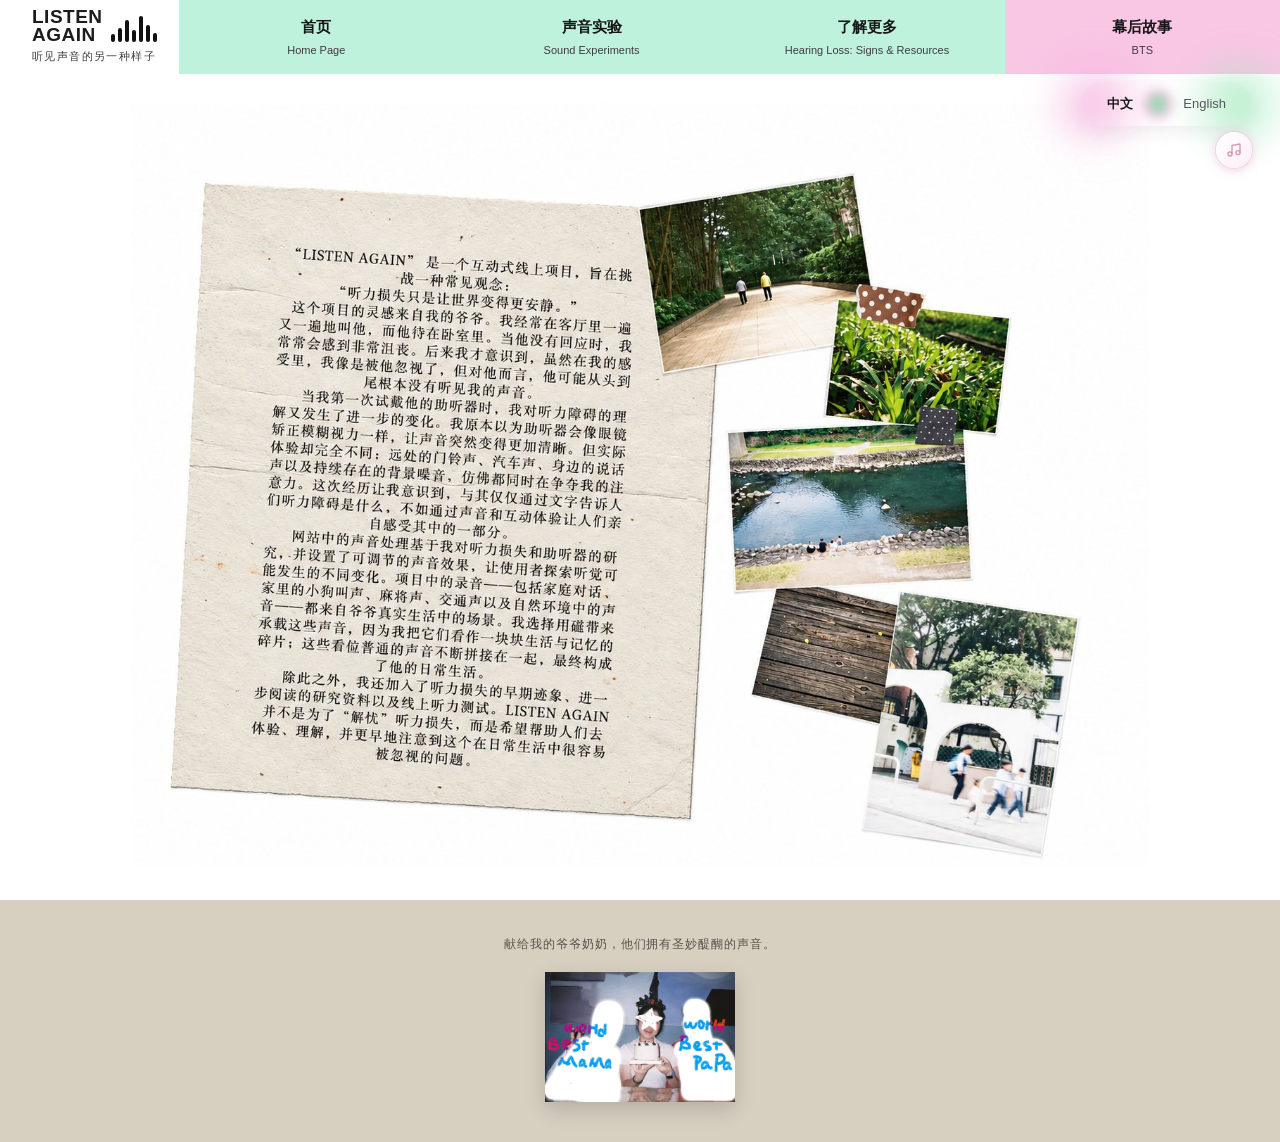
<file: bts.html>
<!DOCTYPE html>
<html lang="zh-CN">
<head>
<meta charset="UTF-8">
<meta name="viewport" content="width=device-width, initial-scale=1">
<title>幕后故事 · Listen Again</title>
<link rel="stylesheet" href="assets/style.css">
<link rel="stylesheet" href="assets/bts.css">
  <!-- Google tag (gtag.js) -->
<script async src="https://www.googletagmanager.com/gtag/js?id=G-2XMCW41QYB"></script>
<script>
  window.dataLayer = window.dataLayer || [];
  function gtag(){dataLayer.push(arguments);}
  gtag('js', new Date());

  gtag('config', 'G-2XMCW41QYB');
</script>
</head>
<body class="page-bts">
<!-- 标记脚本可用：隐藏区块的初始「隐形」状态只在脚本可用时才生效，避免脚本被拦截时内容看不见 -->
<script>document.documentElement.className += ' js';</script>

<header class="site-header">
  <div class="logo-box">
    <div class="logo">
      <div class="logo-text">LISTEN<br>AGAIN</div>
      <div class="wave" aria-hidden="true"><i></i><i></i><i></i><i></i><i></i><i></i><i></i></div>
    </div>
    <p class="tagline" data-zh="听见声音的另一种样子" data-en="听见声音的另一种样子">听见声音的另一种样子</p>
  </div>
  <nav class="top-nav nav-blocks" aria-label="主导航">
    <a href="index.html"><span class="zh" data-zh="首页" data-en="Home Page">首页</span><span class="en">Home Page</span></a>
    <a href="sound.html"><span class="zh" data-zh="声音实验" data-en="Sound Experiments">声音实验</span><span class="en">Sound Experiments</span></a>
    <a href="hearing-loss-page/index.html"><span class="zh" data-zh="了解更多" data-en="Learn More">了解更多</span><span class="en">Hearing Loss: Signs &amp; Resources</span></a>
    <a href="bts.html" class="is-active" aria-current="page"><span class="zh" data-zh="幕后故事" data-en="BTS">幕后故事</span><span class="en">BTS</span></a>
  </nav>
</header>

<div class="lang-switch" role="group" aria-label="语言切换">
  <button class="lang-btn active" type="button" data-lang="zh">中文</button>
  <span class="lang-dot" aria-hidden="true"></span>
  <button class="lang-btn" type="button" data-lang="en">English</button>
</div>

<main>
  <!-- 首屏：整张拼贴图铺底（文字已渲染在图内，中英文各一张，随语言切换） -->
  <section class="bts-hero" aria-label="幕后故事拼贴">
    <div class="bts-collage">
      <img class="collage-img is-zh" src="assets/img/bts/collage-zh.jpg" alt="拼贴：旧纸文稿与爷爷生活的照片（中文）">
      <img class="collage-img is-en" src="assets/img/bts/collage-en.jpg" alt="Collage: typed notes and photos of grandpa's daily life (English)">
    </div>

    <!-- 首屏底部下滑提示（滑走/出现隐藏区块后淡出） -->
    <a class="scroll-hint" href="#dedicate" aria-label="下滑查看隐藏内容">
      <span>下滑</span>
    </a>
  </section>

  <!-- 下滑出现：献给爷爷奶奶 -->
  <section class="bts-dedicate" id="dedicate" aria-label="献给爷爷奶奶">
    <p class="dedicate-line"
       data-zh="献给我的爷爷奶奶，他们拥有圣妙醍醐的声音。"
       data-en="献给我的爷爷奶奶，他们拥有圣妙醍醐的声音。">献给我的爷爷奶奶，他们拥有圣妙醍醐的声音。</p>
    <img class="dedicate-photo" src="assets/img/bts/dedicate.jpg" alt="举着“世界最好的爸爸妈妈”画像的合影">
  </section>
</main>

<script src="assets/app.js"></script>
<script src="assets/bgm.js"></script>
<script src="assets/bts.js"></script>
</body>
</html>
</file>
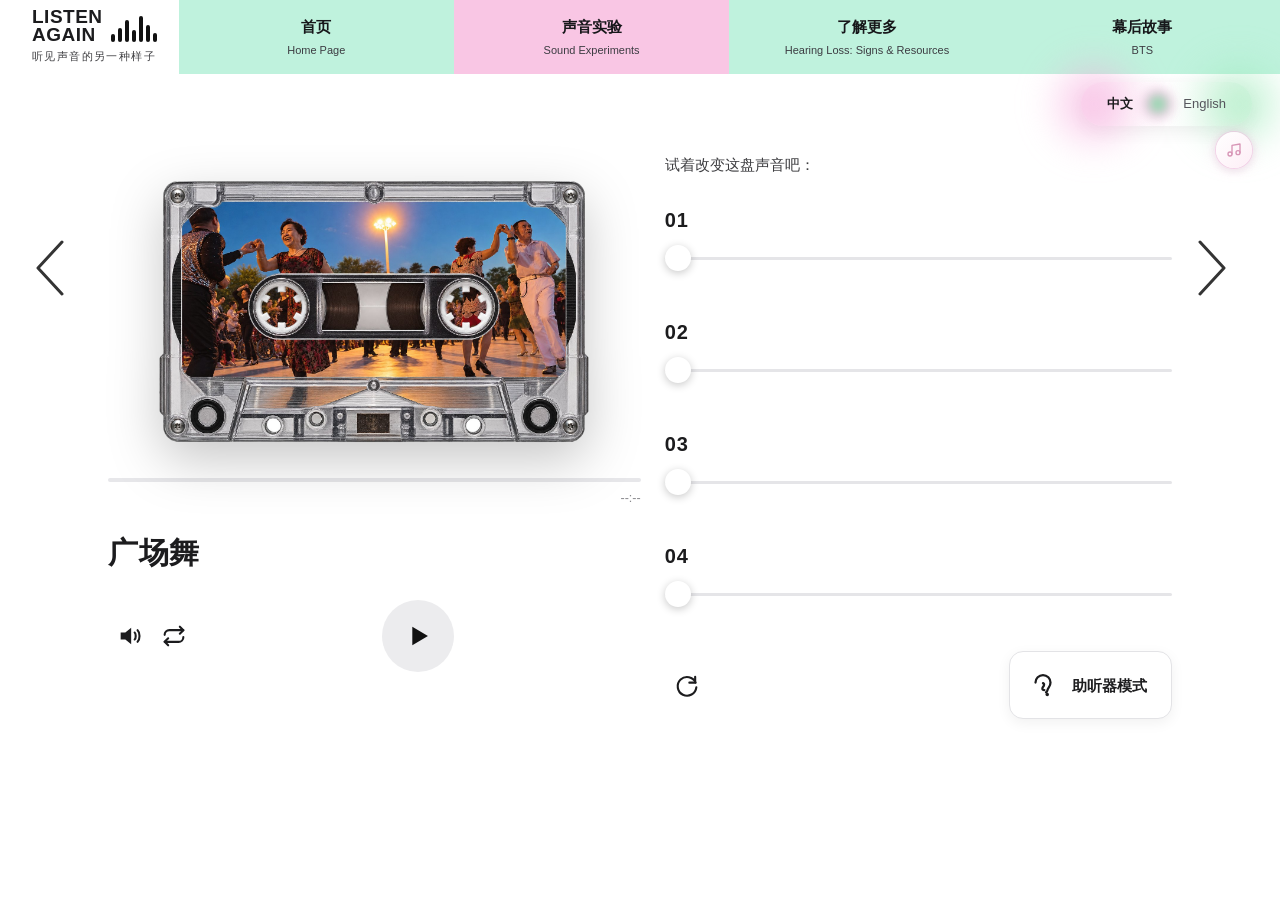
<file: sound.html>
<!DOCTYPE html>
<html lang="zh-CN">
<head>
<meta charset="UTF-8">
<meta name="viewport" content="width=device-width, initial-scale=1">
<title>声音实验 · Listen Again</title>
<link rel="stylesheet" href="assets/style.css">
<link rel="stylesheet" href="assets/sound.css">
  <!-- Google tag (gtag.js) -->
<script async src="https://www.googletagmanager.com/gtag/js?id=G-2XMCW41QYB"></script>
<script>
  window.dataLayer = window.dataLayer || [];
  function gtag(){dataLayer.push(arguments);}
  gtag('js', new Date());

  gtag('config', 'G-2XMCW41QYB');
</script><!-- Google tag (gtag.js) -->
<script async src="https://www.googletagmanager.com/gtag/js?id=G-2XMCW41QYB"></script>
<script>
  window.dataLayer = window.dataLayer || [];
  function gtag(){dataLayer.push(arguments);}
  gtag('js', new Date());

  gtag('config', 'G-2XMCW41QYB');
</script>
</head>
<body class="page-sound">

<header class="site-header">
  <div class="logo-box">
    <div class="logo">
      <div class="logo-text">LISTEN<br>AGAIN</div>
      <div class="wave" aria-hidden="true"><i></i><i></i><i></i><i></i><i></i><i></i><i></i></div>
    </div>
    <p class="tagline" data-zh="听见声音的另一种样子" data-en="Hear sound in a different way">听见声音的另一种样子</p>
  </div>
  <nav class="top-nav nav-blocks" aria-label="主导航">
    <a href="index.html"><span class="zh" data-zh="首页" data-en="Home Page">首页</span><span class="en">Home Page</span></a>
    <a href="sound.html" class="is-active" aria-current="page"><span class="zh" data-zh="声音实验" data-en="Sound Experiments">声音实验</span><span class="en">Sound Experiments</span></a>
    <a href="hearing-loss-page/index.html"><span class="zh" data-zh="了解更多" data-en="Learn More">了解更多</span><span class="en">Hearing Loss: Signs &amp; Resources</span></a>
    <a href="bts.html"><span class="zh" data-zh="幕后故事" data-en="BTS">幕后故事</span><span class="en">BTS</span></a>
  </nav>
</header>

<div class="lang-switch" role="group" aria-label="语言切换">
  <button class="lang-btn active" type="button" data-lang="zh">中文</button>
  <span class="lang-dot" aria-hidden="true"></span>
  <button class="lang-btn" type="button" data-lang="en">English</button>
</div>

<main class="sx">
  <button class="arrow arrow-prev" type="button" aria-label="上一盘磁带">
    <svg viewBox="0 0 34 60" aria-hidden="true"><path d="M30 4 L6 30 L30 56" fill="none" stroke="currentColor" stroke-width="3" stroke-linecap="round" stroke-linejoin="round"/></svg>
  </button>

  <section class="player" aria-label="播放器">
    <div class="tape-visual">
      <img class="tape-photo" id="tape-photo" alt="" hidden>
      <div class="cassette v-photo tape-big" id="tape-drawn" aria-hidden="true">
        <span class="shell">
          <span class="face">
            <span class="spool s1"></span><span class="spool s2"></span>
          </span>
          <span class="foot"></span>
        </span>
      </div>
    </div>

    <div class="progress" id="progress" role="slider" aria-label="播放进度" aria-valuemin="0" aria-valuemax="100" aria-valuenow="0" tabindex="0">
      <div class="bar"><i id="bar-fill"></i></div>
      <div class="time" id="time-total">--:--</div>
    </div>

    <div class="meta">
      <h1 id="tape-title">日常的声景</h1>
      <p id="tape-sub">街道的声音-2026年7月21日</p>
    </div>

    <div class="controls">
      <button class="ctrl" id="btn-mute" type="button" aria-label="静音">
        <svg viewBox="0 0 24 24" aria-hidden="true"><path d="M4 9v6h4l5 4V5L8 9H4z" fill="currentColor"/><path class="wave-on" d="M16 9c1.2 1 1.2 5 0 6M18.5 7c2.2 2 2.2 8 0 10" fill="none" stroke="currentColor" stroke-width="1.8" stroke-linecap="round"/><path class="wave-off" d="M16 9.5l5 5M21 9.5l-5 5" fill="none" stroke="currentColor" stroke-width="1.8" stroke-linecap="round"/></svg>
      </button>
      <button class="ctrl" id="btn-loop" type="button" aria-label="循环播放">
        <svg viewBox="0 0 24 24" aria-hidden="true"><path d="M17 4l3 3-3 3" fill="none" stroke="currentColor" stroke-width="1.8" stroke-linecap="round" stroke-linejoin="round"/><path d="M20 7H8a4 4 0 0 0-4 4" fill="none" stroke="currentColor" stroke-width="1.8" stroke-linecap="round"/><path d="M7 20l-3-3 3-3" fill="none" stroke="currentColor" stroke-width="1.8" stroke-linecap="round" stroke-linejoin="round"/><path d="M4 17h12a4 4 0 0 0 4-4" fill="none" stroke="currentColor" stroke-width="1.8" stroke-linecap="round"/></svg>
      </button>
      <button class="play" id="btn-play" type="button" aria-label="播放">
        <svg class="ic-play" viewBox="0 0 24 24" aria-hidden="true"><path d="M8 5.5v13l11-6.5z" fill="currentColor"/></svg>
        <svg class="ic-pause" viewBox="0 0 24 24" aria-hidden="true"><path d="M8 5h3v14H8zM13.5 5h3v14h-3z" fill="currentColor"/></svg>
      </button>
    </div>
  </section>

  <section class="mixer" aria-label="声音效果调节">
    <p class="mixer-title" data-zh="试着改变这盘声音吧：" data-en="Try changing this tape's sound:">试着改变这盘声音吧：</p>

    <div class="fx" data-fx="1" style="--ac:#8fd6ac">
      <div class="fx-head">
        <span class="num">01</span>
        <span class="fx-name" data-zh="高频声音" data-en="High-frequency sounds">高频声音</span>
      </div>
      <input type="range" min="0" max="100" value="0" step="1" aria-label="高频声音">
      <p class="fx-desc" data-zh="一些尖细的声音正在变弱。听力受损常会影响对高频声音的感知，例如鸟鸣、餐具碰撞声，以及语言中的部分辅音。" data-en="Sharp, thin sounds are fading. Hearing loss often affects the perception of high-frequency sounds, such as birdsong, clinking tableware, and some consonants in speech.">一些尖细的声音正在变弱。听力受损常会影响对高频声音的感知，例如鸟鸣、餐具碰撞声，以及语言中的部分辅音。</p>
      <p class="fx-ref"><span data-zh="了解更多：" data-en="Learn more: ">了解更多：</span><a href="https://pmc.ncbi.nlm.nih.gov/articles/PMC10318159/" target="_blank" rel="noopener">https://pmc.ncbi.nlm.nih.gov/articles/PMC10318159/</a></p>
    </div>

    <div class="fx" data-fx="2" style="--ac:#f2a0c8">
      <div class="fx-head">
        <span class="num">02</span>
        <span class="fx-name" data-zh="响度压缩" data-en="Loudness compression">响度压缩</span>
      </div>
      <input type="range" min="0" max="100" value="0" step="1" aria-label="响度压缩">
      <p class="fx-desc" data-zh="声音的强弱关系正在改变。一些听力受损者对响度变化的感知范围会变窄，小声难以听见，而声音变大后又可能很快觉得太响。" data-en="The relationship between loud and quiet is changing. Some people with hearing loss perceive a narrower range of loudness: soft sounds are hard to hear, while louder ones quickly feel too loud.">声音的强弱关系正在改变。一些听力受损者对响度变化的感知范围会变窄，小声难以听见，而声音变大后又可能很快觉得太响。</p>
      <p class="fx-ref"><span data-zh="了解更多：" data-en="Learn more: ">了解更多：</span><a href="https://pmc.ncbi.nlm.nih.gov/articles/PMC9006468" target="_blank" rel="noopener">https://pmc.ncbi.nlm.nih.gov/articles/PMC9006468</a></p>
    </div>

    <div class="fx" data-fx="3" style="--ac:#9fd8c0">
      <div class="fx-head">
        <span class="num">03</span>
        <span class="fx-name" data-zh="失真" data-en="Distortion">失真</span>
      </div>
      <input type="range" min="0" max="100" value="0" step="1" aria-label="失真">
      <p class="fx-desc" data-zh="声音还在，但听起来不再一样。感音神经性听力受损不仅可能降低声音的可听度，也可能影响声音的清晰度与质量。" data-en="The sound is still there, but it no longer sounds the same. Sensorineural hearing loss can reduce not only how audible a sound is, but also its clarity and quality.">声音还在，但听起来不再一样。感音神经性听力受损不仅可能降低声音的可听度，也可能影响声音的清晰度与质量。</p>
      <p class="fx-ref"><span data-zh="了解更多：" data-en="Learn more: ">了解更多：</span><a href="https://pmc.ncbi.nlm.nih.gov/articles/PMC8463122/" target="_blank" rel="noopener">https://pmc.ncbi.nlm.nih.gov/articles/PMC8463122/</a></p>
    </div>

    <div class="fx" data-fx="4" style="--ac:#c9b8ec">
      <div class="fx-head">
        <span class="num">04</span>
        <span class="fx-name" data-zh="声音模糊" data-en="Blurred sound">声音模糊</span>
      </div>
      <input type="range" min="0" max="100" value="0" step="1" aria-label="声音模糊">
      <p class="fx-desc" data-zh="不同声音开始变得难以分开。当频率分辨能力下降时，相近的声音更容易混在一起，在复杂的声音环境中尤其明显。" data-en="Different sounds become hard to tell apart. As frequency resolution declines, similar sounds blend together, especially in complex sound environments.">不同声音开始变得难以分开。当频率分辨能力下降时，相近的声音更容易混在一起，在复杂的声音环境中尤其明显。</p>
      <p class="fx-ref"><span data-zh="了解更多：" data-en="Learn more: ">了解更多：</span><a href="https://pmc.ncbi.nlm.nih.gov/articles/PMC8463122/" target="_blank" rel="noopener">https://pmc.ncbi.nlm.nih.gov/articles/PMC8463122/</a></p>
    </div>

    <div class="mixer-foot">
      <button class="ctrl" id="btn-reset" type="button" aria-label="重置所有滑块">
        <svg viewBox="0 0 24 24" aria-hidden="true"><path d="M19 5v5h-5" fill="none" stroke="currentColor" stroke-width="1.8" stroke-linecap="round" stroke-linejoin="round"/><path d="M19.4 10A8 8 0 1 0 20 14" fill="none" stroke="currentColor" stroke-width="1.8" stroke-linecap="round"/></svg>
      </button>
      <button class="ha-btn" id="btn-ha" type="button" aria-haspopup="dialog">
        <svg viewBox="0 0 24 24" aria-hidden="true"><path d="M6 10a6 6 0 0 1 12 0c0 2.5-1.2 3.6-2 5-.6 1-.4 2.4-1.6 2.9" fill="none" stroke="currentColor" stroke-width="1.8" stroke-linecap="round"/><path d="M12 10.5c.8.4 1 1.2.7 2-.3.9-1.2 1.2-1.2 2.2 0 .9.8 1.3 1.6 1.3" fill="none" stroke="currentColor" stroke-width="1.8" stroke-linecap="round"/><circle cx="15.4" cy="19.6" r="1.4" fill="currentColor"/></svg>
        <span data-zh="助听器模式" data-en="Hearing Aid Mode">助听器模式</span>
      </button>
    </div>
  </section>

  <button class="arrow arrow-next" type="button" aria-label="下一盘磁带">
    <svg viewBox="0 0 34 60" aria-hidden="true"><path d="M4 4 L28 30 L4 56" fill="none" stroke="currentColor" stroke-width="3" stroke-linecap="round" stroke-linejoin="round"/></svg>
  </button>
</main>

<div class="notice" id="notice" hidden></div>

<div class="ha-modal" id="ha-modal" hidden>
  <div class="ha-card" role="dialog" aria-modal="true" aria-label="助听器模式">
    <div class="ha-top">
      <p class="ha-brand">
        <svg viewBox="0 0 24 24" aria-hidden="true"><path d="M4 14a8 8 0 0 1 16 0" fill="none" stroke="currentColor" stroke-width="2" stroke-linecap="round"/><path d="M4 14v3a2 2 0 0 0 2 2h1v-6H6a2 2 0 0 0-2 2zM20 14v3a2 2 0 0 1-2 2h-1v-6h1a2 2 0 0 1 2 2z" fill="currentColor"/></svg>
        <span data-zh="助听器模式" data-en="Hearing Aid Mode">助听器模式</span>
      </p>
      <button class="ha-close" id="ha-close" type="button" aria-label="关闭">
        <svg viewBox="0 0 18 18" aria-hidden="true"><path d="M2 2l14 14M16 2L2 16" fill="none" stroke="currentColor" stroke-width="2.4" stroke-linecap="round"/></svg>
      </button>
    </div>

    <div class="ha-body">
      <div class="ha-copy">
        <h2><span class="ln" data-zh="助听器也没有" data-en="Hearing aids aren’t">助听器也没有</span><span class="ln" data-zh="想象中那么好用。" data-en="as helpful as imagined.">想象中那么好用。</span></h2>
        <p data-zh="在与爷爷的访谈中，他告诉我们：助听器让一些声音变得清楚，却也带来了新的困扰——杂音更明显，声音的远近与空间感也发生了变化。"
           data-en="In our interview, grandpa told us: hearing aids make some sounds clearer, but they also bring new troubles — noise stands out more, and the sense of distance and space changes.">在与爷爷的访谈中，他告诉我们：助听器让一些声音变得清楚，却也带来了新的困扰——杂音更明显，声音的远近与空间感也发生了变化。</p>
        <p data-zh="基于他的反馈，我们使用专业的声音处理软件进行了更复杂的处理，模拟助听器对日常声音的综合影响。"
           data-en="Based on his feedback, we used professional audio software to run more complex processing, simulating how hearing aids affect everyday sounds.">基于他的反馈，我们使用专业的声音处理软件进行了更复杂的处理，模拟助听器对日常声音的综合影响。</p>
      </div>
      <div class="ha-visual" aria-hidden="true">
        <svg viewBox="0 0 360 230" fill="none" stroke="#1c1c1e" stroke-width="3" stroke-linejoin="round">
          <rect x="6" y="6" width="348" height="218" rx="18"/>
          <rect x="34" y="24" width="292" height="124" rx="10"/>
          <circle cx="110" cy="86" r="30"/>
          <circle cx="110" cy="86" r="12"/>
          <circle cx="250" cy="86" r="30"/>
          <circle cx="250" cy="86" r="12"/>
          <g stroke-width="2.2">
            <circle cx="140" cy="86" r="4.5"/><circle cx="125" cy="112" r="4.5"/><circle cx="95" cy="112" r="4.5"/>
            <circle cx="80" cy="86" r="4.5"/><circle cx="95" cy="60" r="4.5"/><circle cx="125" cy="60" r="4.5"/>
            <circle cx="280" cy="86" r="4.5"/><circle cx="265" cy="112" r="4.5"/><circle cx="235" cy="112" r="4.5"/>
            <circle cx="220" cy="86" r="4.5"/><circle cx="235" cy="60" r="4.5"/><circle cx="265" cy="60" r="4.5"/>
          </g>
          <path d="M118 158 L242 158 L270 200 L90 200 Z"/>
          <g stroke-width="2.2">
            <circle cx="22" cy="22" r="5"/><circle cx="338" cy="22" r="5"/>
            <circle cx="22" cy="208" r="5"/><circle cx="338" cy="208" r="5"/>
            <circle cx="150" cy="180" r="4.5"/><circle cx="210" cy="180" r="4.5"/>
          </g>
        </svg>
      </div>
    </div>

    <div class="ha-player">
      <button class="ha-play" id="ha-play" type="button" aria-label="播放">
        <svg class="ic-play" viewBox="0 0 24 24" aria-hidden="true"><path d="M8 5.5v13l11-6.5z" fill="currentColor"/></svg>
        <svg class="ic-pause" viewBox="0 0 24 24" aria-hidden="true"><path d="M8 5h3v14H8zM13.5 5h3v14h-3z" fill="currentColor"/></svg>
      </button>
      <span class="ha-time" id="ha-time-cur">00:00</span>
      <div class="ha-bar" id="ha-bar" role="slider" aria-label="播放进度" aria-valuemin="0" aria-valuemax="100" aria-valuenow="0" tabindex="0"><i id="ha-fill"></i></div>
      <span class="ha-time" id="ha-time-total">--:--</span>
      <button class="ha-mute" id="ha-mute" type="button" aria-label="静音">
        <svg viewBox="0 0 24 24" aria-hidden="true"><path d="M4 9v6h4l5 4V5L8 9H4z" fill="currentColor"/><path class="wave-on" d="M16 9c1.2 1 1.2 5 0 6M18.5 7c2.2 2 2.2 8 0 10" fill="none" stroke="currentColor" stroke-width="1.8" stroke-linecap="round"/><path class="wave-off" d="M16 9.5l5 5M21 9.5l-5 5" fill="none" stroke="currentColor" stroke-width="1.8" stroke-linecap="round"/></svg>
      </button>
    </div>
    <p class="ha-cap" data-zh="模拟助听器后的声音体验" data-en="Sound experience with the hearing-aid simulation">模拟助听器后的声音体验</p>

    <div class="ha-foot">
      <a class="ha-link" href="bts.html">
        <svg viewBox="0 0 20 20" aria-hidden="true"><path d="M5 2.5h7l4 4V17a1.5 1.5 0 0 1-1.5 1.5h-9A1.5 1.5 0 0 1 4 17V4A1.5 1.5 0 0 1 5.5 2.5z" fill="none" stroke="currentColor" stroke-width="1.6" stroke-linejoin="round"/><path d="M12 2.5V7h4.5" fill="none" stroke="currentColor" stroke-width="1.6" stroke-linejoin="round"/></svg>
        <span data-zh="了解这个项目的完整介绍" data-en="Read the full project story">了解这个项目的完整介绍</span>
        <span class="arr" aria-hidden="true">→</span>
      </a>
      <p class="ha-foot-sub" data-zh="深入了解访谈故事与制作过程" data-en="The interview story and how this project was made">深入了解访谈故事与制作过程</p>
    </div>
  </div>
</div>

<audio id="media" src="assets/audio/tape-01.m4a" preload="metadata"></audio>
<audio id="ha-media" preload="metadata"></audio>

<!-- 内嵌音频数据体积较大，只在本地直接打开时加载；线上走普通音频文件，按需流式加载 -->
<script>
if (window.location.protocol === 'file:') {
  document.write('<script src="assets/audio-embed.js"><\/script>');
}
</script>
<script src="assets/app.js"></script>
<script src="assets/sound.js"></script>
<script src="assets/bgm.js"></script>
</body>
</html>
</file>
<file: assets/style.css>
/* ================= 基础 ================= */
:root {
  --ink: #1c1c1e;
  --ink-soft: #3d3d40;
  --pink: #f2a9d4;
  --mint: #bff2dd;
  --maxw: 1440px;
}

* { box-sizing: border-box; }

body {
  margin: 0;
  background: #fff;
  color: var(--ink);
  font-family: "PingFang SC", "Microsoft YaHei", "Segoe UI", Arial, sans-serif;
  line-height: 1.7;
  overflow-x: hidden;
}

a { color: inherit; }

/* ================= 顶部 ================= */
.site-header {
  display: flex;
  align-items: stretch;
  width: 100%;
}

.logo-box {
  flex: 0 0 auto;
  display: flex;
  flex-direction: column;
  justify-content: center;
  padding: 8px 22px 8px 32px;
  background: #fff;
}

.logo {
  display: flex;
  align-items: flex-end;
  gap: 8px;
}

.logo-text {
  font-weight: 800;
  font-size: 19px;
  line-height: .95;
  letter-spacing: .5px;
  font-family: "Arial Black", "Segoe UI", Arial, sans-serif;
}

.wave {
  display: flex;
  align-items: flex-end;
  gap: 3px;
  height: 28px;
  padding-bottom: 2px;
}
.wave i { width: 4px; background: #111; border-radius: 3px; }
.wave i:nth-child(1) { height: 8px; }
.wave i:nth-child(2) { height: 14px; }
.wave i:nth-child(3) { height: 22px; }
.wave i:nth-child(4) { height: 12px; }
.wave i:nth-child(5) { height: 26px; }
.wave i:nth-child(6) { height: 17px; }
.wave i:nth-child(7) { height: 9px; }

.tagline {
  margin: 3px 0 0;
  font-size: 11px;
  color: var(--ink-soft);
  letter-spacing: 1.4px;
}

.top-nav {
  flex: 1 1 auto;
  display: flex;
  background: linear-gradient(90deg, var(--mint) 0%, #eef0d8 30%, #f7cdea 62%, #f3b0de 100%);
}

.top-nav a {
  flex: 1;
  display: flex;
  flex-direction: column;
  justify-content: center;
  align-items: center;
  gap: 1px;
  padding: 8px 10px;
  text-decoration: none;
  text-align: center;
}
.top-nav a:hover .zh { text-decoration: underline; text-underline-offset: 4px; }

.top-nav .zh { font-size: 15px; font-weight: 700; color: #17171a; }
.top-nav .en { font-size: 11px; color: #3c3c42; }

/* 导航色块：未选中的保持青绿，当前页的呈现粉色 */
.top-nav.nav-blocks { background: none; }

.top-nav.nav-blocks a {
  background: var(--mint);
  padding: 8px 12px;
  transition: background .15s ease;
}
.top-nav.nav-blocks a:not(.is-active):hover { background: #a9ecd3; }

.top-nav.nav-blocks a.is-active { background: #f9c6e4; }
.top-nav.nav-blocks a.is-active:hover { background: #f6b1d9; }

/* ================= 主体 ================= */
.main {
  display: grid;
  grid-template-columns: minmax(300px, 480px) 1fr;
  gap: 30px;
  width: 100%;
  padding: 60px clamp(24px, 4.5vw, 80px) 90px;
  min-height: 600px;
}

.copy { padding-top: 90px; }

.copy h1 {
  margin: 0 0 70px;
  font-size: 31px;
  line-height: 1.55;
  font-weight: 700;
  letter-spacing: .5px;
}

.copy .who {
  margin: 0 0 14px;
  font-size: 15.5px;
  color: var(--ink-soft);
  max-width: 380px;
}

.who-link {
  font-size: 11.5px;
  color: #6a6a6e;
  word-break: break-all;
}

/* ================= 磁带舞台 ================= */
.stage {
  position: relative;
  min-height: 560px;
}

.cassette {
  position: absolute;
  display: block;
  width: var(--w, 190px);
  transform: rotate(var(--r, 0deg));
  filter: drop-shadow(0 16px 22px rgba(0, 0, 0, .18));
  transition: filter .2s ease;
  animation: drift var(--d, 8s) ease-in-out var(--dl, 0s) infinite alternate;
  z-index: 1;
}
.cassette:hover {
  filter: drop-shadow(0 22px 30px rgba(0, 0, 0, .26));
  z-index: 9;
}
.cassette:focus-visible {
  outline: 3px solid var(--pink);
  outline-offset: 4px;
  border-radius: 10px;
}

@keyframes drift {
  from { translate: 0 0; }
  to   { translate: var(--dx, 0px) var(--dy, 0px); }
}

.shell {
  display: block;
  position: relative;
  width: 100%;
  aspect-ratio: 100 / 62;
  border-radius: 9px;
  background: var(--cs);
  border: 1px solid var(--cb);
  transition: scale .2s ease;
}
.cassette:hover .shell { scale: 1.05; }

/* 真实图片磁带（透明底 PNG） */
.tape-img {
  display: block;
  width: 100%;
  height: auto;
  transition: scale .2s ease;
}
.cassette.is-img:hover .tape-img { scale: 1.05; }

/* 螺丝 */
.shell::before,
.shell::after {
  content: "";
  position: absolute;
  bottom: 9%;
  width: 7px;
  height: 7px;
  border-radius: 50%;
  background: var(--screw, #d4d4d8);
  box-shadow: 0 0 0 2px rgba(0, 0, 0, .1);
}
.shell::before { left: 5%; }
.shell::after { right: 5%; }

/* 标签面 */
.face {
  position: absolute;
  left: 5%;
  right: 5%;
  top: 8%;
  height: 58%;
  border-radius: 5px;
  background: var(--lb);
  overflow: hidden;
}

.face .brand {
  position: absolute;
  top: 7%;
  left: 6%;
  font-size: 10px;
  font-weight: 800;
  letter-spacing: .1em;
  color: var(--lt);
  white-space: nowrap;
}

.face .sub {
  position: absolute;
  bottom: 6%;
  left: 6%;
  font-size: 8.5px;
  letter-spacing: .08em;
  color: var(--lt);
  opacity: .8;
  white-space: nowrap;
}

.face .stripe {
  position: absolute;
  top: 36%;
  left: 0;
  right: 0;
  height: 20%;
  background: var(--ls, none);
}

.face .badge {
  position: absolute;
  top: 6%;
  right: 5%;
  font-size: 9px;
  font-weight: 800;
  color: var(--lt);
  border: 1.5px solid currentColor;
  border-radius: 3px;
  padding: 0 4px;
  line-height: 1.5;
}

/* 带轮 */
.spool {
  position: absolute;
  top: 66%;
  width: 30%;
  aspect-ratio: 1;
  transform: translateY(-50%);
  border-radius: 50%;
  background: #f2f1ee;
  box-shadow: inset 0 0 0 3px rgba(0, 0, 0, .12);
}
.spool::after {
  content: "";
  position: absolute;
  inset: 30%;
  border-radius: 50%;
  background: var(--hole, #2b2b2e);
}
.spool.s1 { left: 13%; }
.spool.s2 { right: 13%; }

/* 底部梯形 */
.foot {
  position: absolute;
  left: 24%;
  right: 24%;
  bottom: 5%;
  height: 24%;
  background: var(--cs);
  border-radius: 4px;
  clip-path: polygon(7% 0, 93% 0, 100% 100%, 0 100%);
}

/* ---- 配色变体 ---- */
.v-smoke {
  --cs: rgba(66, 68, 74, .88);
  --cb: #3a3c42;
  --lb: #eceae4;
  --lt: #47474c;
  --ls: linear-gradient(90deg, #e2703a 0 62%, #e8e6e0 62% 100%);
  --screw: #a9a9af;
}

.v-pink {
  --cs: #f5b8d9;
  --cb: #e09cc3;
  --lb: #fcdcec;
  --lt: #bd6397;
  --ls: linear-gradient(90deg, #f2a0c8 0 40%, #fbd9ea 40% 100%);
}

.v-black {
  --cs: linear-gradient(145deg, #232427, #101114);
  --cb: #000;
  --lb: #f1eee6;
  --lt: #2c2c2e;
  --ls: linear-gradient(90deg, #3fb8af 0 33%, #f2b134 33% 66%, #ef6ea0 66% 100%);
  --screw: #55565c;
}

.v-cream {
  --cs: #ece5d2;
  --cb: #d6cdb6;
  --lb: #f6f1e4;
  --lt: #b8382e;
  --ls: linear-gradient(180deg, #c8392c 0 55%, #e8e2d2 55% 100%);
}

.v-photo {
  --cs: #7d8a80;
  --cb: #5d6b62;
}
.v-photo .face {
  background:
    radial-gradient(60% 50% at 22% 30%, rgba(154, 168, 150, .9), transparent 70%),
    radial-gradient(50% 60% at 78% 70%, rgba(90, 104, 96, .9), transparent 70%),
    linear-gradient(160deg, #9aa89c 0%, #77857a 48%, #57655c 100%);
}
.v-photo .brand, .v-photo .stripe, .v-photo .badge { display: none; }
.v-photo .spool { background: #31382f; box-shadow: inset 0 0 0 3px rgba(255, 255, 255, .25); }
.v-photo .spool::after { background: #1d221e; }

/* ---- 摆位 ---- */
/* 九盘磁带收成上部一簇，彼此遮盖更多，不再向下铺开 */
.p1 { --w: 280px; --r: -1deg;   --d: 4.8s; --dx: 72px; --dy: -32px; --dl: -1s;   top: 0;   left: 22%; z-index: 2; }
.p2 { --w: 280px; --r: 2deg;    --d: 6.0s; --dx: -64px; --dy: 30px; --dl: -3s;   top: 2%;  left: 42%; z-index: 3; }
.p3 { --w: 280px; --r: -1.5deg; --d: 5.4s; --dx: -88px; --dy: -26px; --dl: -2s;  top: 14%; left: 30%; z-index: 4; }
.p4 { --w: 280px; --r: .5deg;   --d: 4.5s; --dx: 60px;  --dy: 38px; --dl: -4s;   top: 18%; left: 56%; z-index: 3; }
.p5 { --w: 280px; --r: -2deg;   --d: 6.6s; --dx: 92px;  --dy: -34px; --dl: -5s;  top: 30%; left: 8%;  z-index: 5; }
.p6 { --w: 280px; --r: 1deg;    --d: 5.1s; --dx: -70px; --dy: 34px; --dl: -2.5s; top: 32%; left: 34%; z-index: 4; }
.p7 { --w: 280px; --r: -1deg;   --d: 5.7s; --dx: -80px; --dy: -30px; --dl: -6s;  top: 44%; left: 18%; z-index: 6; }
.p8 { --w: 280px; --r: 2.5deg;  --d: 6.3s; --dx: 66px;  --dy: 36px; --dl: -3.5s; top: 46%; left: 44%; z-index: 7; }
.p9 { --w: 280px; --r: -2deg;   --d: 7.2s; --dx: -76px; --dy: 28px; --dl: -7s;   top: 36%; left: 62%; z-index: 3; }

/* ================= 语言切换（右上角柔光胶囊） ================= */
.lang-switch {
  position: fixed;
  top: 82px;
  right: 28px;
  bottom: auto;
  left: auto;
  z-index: 50;
  display: flex;
  align-items: center;
  gap: 4px;
  background: linear-gradient(90deg, #fdf2f9 0%, #ffffff 50%, #f0faf3 100%);
  border-radius: 999px;
  padding: 6px 12px;
  box-shadow: 0 6px 20px rgba(0, 0, 0, .07);
}

/* 左右两侧的柔光晕（左粉右绿） */
.lang-switch::before,
.lang-switch::after {
  content: "";
  position: absolute;
  top: 50%;
  width: 110px;
  height: 110px;
  border-radius: 50%;
  pointer-events: none;
  filter: blur(16px);
  z-index: -1;
}
.lang-switch::before {
  left: -42px;
  translate: 0 -50%;
  background: radial-gradient(circle, rgba(246, 170, 220, .8) 0%, rgba(246, 170, 220, 0) 68%);
}
.lang-switch::after {
  right: -42px;
  translate: 0 -50%;
  background: radial-gradient(circle, rgba(150, 232, 180, .75) 0%, rgba(150, 232, 180, 0) 68%);
}

/* 中间的粉绿渐变光点 */
.lang-dot {
  flex: 0 0 auto;
  width: 30px;
  height: 30px;
  border-radius: 50%;
  margin: 0 -8px;
  background: radial-gradient(circle,
    #86e7ab 0 30%,
    #ee9ed3 52%,
    rgba(238, 158, 211, 0) 74%);
  filter: blur(6px);
  pointer-events: none;
}

.lang-btn {
  position: relative;
  border: 0;
  background: transparent;
  font: inherit;
  font-size: 13px;
  color: #55555c;
  padding: 5px 14px;
  border-radius: 999px;
  cursor: pointer;
}
.lang-btn.active {
  color: #1c1c1e;
  font-weight: 700;
}

/* ================= 背景音乐开关 ================= */
.bgm-toggle {
  position: fixed;
  top: 132px;
  right: 28px;
  z-index: 60;
  width: 36px;
  height: 36px;
  display: flex;
  align-items: center;
  justify-content: center;
  border: 0;
  border-radius: 999px;
  background: linear-gradient(135deg, #fff, #fdeef6);
  color: #d795b6;
  cursor: pointer;
  box-shadow:
    0 0 0 1px rgba(246, 170, 220, .35),
    0 0 14px rgba(246, 170, 220, .45),
    0 3px 10px rgba(0, 0, 0, .07);
  transition: box-shadow .25s, color .25s;
}
.bgm-toggle:hover {
  box-shadow:
    0 0 0 1px rgba(246, 170, 220, .55),
    0 0 22px rgba(246, 170, 220, .65),
    0 3px 10px rgba(0, 0, 0, .07);
}
.bgm-toggle.is-muted {
  color: #c3c3c8;
  background: linear-gradient(135deg, #fff, #f3f3f5);
  box-shadow:
    0 0 0 1px rgba(0, 0, 0, .08),
    0 3px 10px rgba(0, 0, 0, .06);
}
.bgm-toggle svg { display: block; }

/* ================= 响应式 ================= */
@media (max-width: 1100px) {
  .main { grid-template-columns: 1fr; padding-top: 36px; }
  .copy { padding-top: 10px; }
  .copy h1 { margin-bottom: 40px; }
  .stage {
    min-height: 0;
    display: grid;
    grid-template-columns: repeat(2, 1fr);
    gap: 26px 18px;
    align-items: center;
    justify-items: center;
    padding: 20px 0 30px;
  }
  .cassette {
    position: static;
    width: min(var(--w), 100%);
    max-width: 240px;
  }
}

@media (max-width: 720px) {
  .site-header { flex-direction: column; }
  .logo-box { padding: 10px 150px 10px 20px; }
  .top-nav { border-top: 1px solid rgba(0, 0, 0, .05); }
  .top-nav .zh { font-size: 14px; }
  .top-nav .en { font-size: 10px; }
  .main { padding: 26px 20px 80px; }
  .copy h1 { font-size: 23px; }
  .stage { grid-template-columns: 1fr 1fr; gap: 18px 12px; }
  .lang-switch { top: 14px; right: 14px; bottom: auto; left: auto; }
  .bgm-toggle { top: auto; bottom: 18px; right: 16px; }
}

@media (prefers-reduced-motion: reduce) {
  .cassette { animation: none; }
}
</file>
<file: assets/bts.css>
/* ================= 幕后故事页（长页版） ================= */

/* ---- 首屏：整张拼贴图铺底，严格占满一屏（隐藏区块完全在屏幕之下） ---- */
.bts-hero {
  position: relative;
  height: calc(100vh - 74px);
  display: grid;
  place-items: center;
  padding: 6px clamp(6px, 1.2vw, 18px) 10px;
  overflow: hidden;
}

.bts-collage {
  position: relative;
  /* 拼贴图为 4:3，边长取「可用宽度」与「可用高度换算」中较小者（预留底部下滑提示的位置） */
  width: min(100%, calc((100vh - 136px) * 4 / 3));
  container-type: inline-size;
}

.collage-img {
  display: block;
  width: 100%;
  height: auto;
}

/* 双语拼贴：文字已渲染在图内，中英文各一张，随 html[lang] 切换
   （app.js 切语言时把 html lang 设为 zh-CN / en） */
.collage-img.is-en { display: none; }
html[lang="en"] .collage-img.is-zh { display: none; }
html[lang="en"] .collage-img.is-en { display: block; }

/* ---- 下滑提示（出现隐藏区块后淡出） ---- */
.scroll-hint {
  position: absolute;
  left: 50%;
  bottom: 12px;
  transform: translateX(-50%);
  display: flex;
  flex-direction: column;
  align-items: center;
  gap: 5px;
  text-decoration: none;
  color: #7c7c84;
  font-size: 11px;
  letter-spacing: .18em;
  transition: opacity .45s ease;
  animation: hint-bob 2.2s ease-in-out infinite;
}
.scroll-hint::after {
  content: "";
  width: 8px;
  height: 8px;
  border-right: 1.5px solid currentColor;
  border-bottom: 1.5px solid currentColor;
  rotate: 45deg;
}
@keyframes hint-bob {
  0%, 100% { transform: translateX(-50%) translateY(0); }
  50%      { transform: translateX(-50%) translateY(6px); }
}
body.is-scrolled .scroll-hint { opacity: 0; pointer-events: none; }
@media (prefers-reduced-motion: reduce) { .scroll-hint { animation: none; } }

/* ---- 下滑出现：献给爷爷奶奶（小彩蛋式收尾） ---- */
.bts-dedicate {
  display: flex;
  flex-direction: column;
  align-items: center;
  justify-content: center;
  gap: 18px;
  padding: 34px 24px 40px;
  background: #d7d0c1;
}

.dedicate-line {
  margin: 0;
  font-size: 12px;
  letter-spacing: .08em;
  color: #55524a;
  text-align: center;
}

.dedicate-photo {
  display: block;
  width: min(190px, 46vw);
  height: auto;
  box-shadow: 0 8px 20px rgba(0, 0, 0, .16);
}

/* 滑入此区块时淡入上浮（.js 由 bts.html 顶部内联脚本添加：脚本不可用时内容直接可见） */
.js .bts-dedicate .dedicate-line,
.js .bts-dedicate .dedicate-photo {
  opacity: 0;
  translate: 0 34px;
  transition: opacity 1s ease, translate 1s cubic-bezier(.22, .8, .28, 1);
}
.js .bts-dedicate .dedicate-photo { transition-delay: .18s; }
.js .bts-dedicate.is-visible .dedicate-line,
.js .bts-dedicate.is-visible .dedicate-photo {
  opacity: 1;
  translate: 0 0;
}

/* ---- 移动端：首屏仍占满一整屏，保证隐藏区块在屏幕之外（下滑才出现） ---- */
@media (max-width: 760px) {
  .bts-hero {
    /* svh = 手机可视区高度（不含地址栏），避免 100vh 偏大；不支持的浏览器回退到上面的 100vh */
    height: calc(100svh - 74px);
    padding: 14px 14px 10px;
  }
  .bts-collage { width: 100%; }
  .bts-dedicate { gap: 14px; padding: 28px 20px 32px; }
}
</file>
<file: assets/sound.css>
/* ================= 声音实验页 ================= */

/* 导航色块的颜色规则见 style.css（未选中青绿 / 当前页粉色） */

/* 语言切换：位置已在 style.css 统一固定在右上角 */

/* ---- 布局 ---- */
.sx {
  display: grid;
  grid-template-columns: 52px minmax(360px, 1.05fr) minmax(400px, 1fr) 52px;
  gap: 24px;
  width: 100%;
  padding: 34px clamp(16px, 2.5vw, 48px) 70px;
  align-items: start;
}

/* ---- 左右切换箭头 ---- */
.arrow {
  border: 0;
  background: none;
  color: #111;
  width: 52px;
  height: 80px;
  margin-top: 120px;
  cursor: pointer;
  padding: 0;
  opacity: .85;
  transition: opacity .15s ease, translate .15s ease;
}
.arrow:hover { opacity: 1; }
.arrow-prev:hover { translate: -3px 0; }
.arrow-next:hover { translate: 3px 0; }
.arrow svg { width: 34px; height: 60px; display: block; }

/* ---- 播放器 ---- */
.player { padding-top: 30px; }

.tape-visual {
  display: grid;
  place-items: center;
  height: 340px;   /* 固定高度：换磁带时图片高度不同也不影响下方进度条位置 */
}

.tape-photo {
  display: block;
  width: min(100%, 460px);
  max-height: 100%;
  object-fit: contain;
  filter: drop-shadow(0 18px 26px rgba(0, 0, 0, .22));
}
.tape-photo[hidden] { display: none; }

.tape-big {
  position: static;
  width: min(100%, 460px);
  max-height: 100%;
  animation: none;
  filter: drop-shadow(0 18px 26px rgba(0, 0, 0, .22));
}

.progress { cursor: pointer; }

.progress .bar {
  height: 4px;
  border-radius: 3px;
  background: #e7e7ea;
  overflow: hidden;
}
.progress .bar i {
  display: block;
  height: 100%;
  width: 0;
  background: #4a4a4e;
  border-radius: 3px;
}

.progress .time {
  margin-top: 6px;
  text-align: right;
  font-size: 12.5px;
  color: #8a8a8e;
  font-variant-numeric: tabular-nums;
}

.meta {
  display: flex;
  align-items: baseline;
  gap: 26px;
  flex-wrap: wrap;
  margin-top: 18px;
}
.meta h1 {
  margin: 0;
  font-size: 30px;
  font-weight: 800;
  letter-spacing: .5px;
}
.meta p {
  margin: 0;
  font-size: 15px;
  color: var(--ink-soft, #3d3d40);
}

.controls {
  display: flex;
  align-items: center;
  margin-top: 22px;
}

.ctrl {
  width: 44px;
  height: 44px;
  border: 0;
  background: none;
  color: #1c1c1e;
  cursor: pointer;
  padding: 8px;
  border-radius: 50%;
  transition: background .15s ease;
}
.ctrl:hover { background: #f0f0f2; }
.ctrl svg { width: 100%; height: 100%; display: block; }
.ctrl.is-on { color: #c2477f; }

/* 静音图标切换 */
#btn-mute .wave-off { display: none; }
#btn-mute.is-on .wave-on { display: none; }
#btn-mute.is-on .wave-off { display: block; }

/* 大播放键 */
.play {
  width: 72px;
  height: 72px;
  border: 0;
  border-radius: 50%;
  background: #ececee;
  color: #111;
  cursor: pointer;
  display: grid;
  place-items: center;
  margin-left: auto;
  margin-right: auto;
  transition: scale .15s ease, background .15s ease;
}
.play:hover { scale: 1.06; background: #e2e2e6; }
.play svg { width: 34px; height: 34px; }
.play .ic-pause { display: none; }
.play.is-playing .ic-play { display: none; }
.play.is-playing .ic-pause { display: block; }

/* ---- 调音台 ---- */
.mixer { padding-top: 44px; }

.mixer-title {
  margin: 0 0 26px;
  font-size: 15px;
  color: var(--ink-soft, #3d3d40);
}

.fx { margin-bottom: 30px; }

.fx-head {
  display: flex;
  align-items: baseline;
  gap: 12px;
  margin-bottom: 8px;
  min-height: 28px;
}

.fx .num {
  font-size: 20px;
  font-weight: 800;
  letter-spacing: 1px;
}

.fx-name {
  font-size: 16px;
  font-weight: 700;
  opacity: 0;
  transform: translateX(-6px);
  transition: opacity .25s ease, transform .25s ease;
}

.fx-desc {
  margin: 10px 0 0 auto;
  max-width: 62%;
  font-size: 12px;
  line-height: 1.8;
  color: #8a8a8e;
  max-height: 0;
  opacity: 0;
  overflow: hidden;
  transition: max-height .3s ease, opacity .3s ease, margin .3s ease;
}

.fx.is-open .fx-name { opacity: 1; transform: none; }
.fx.is-open .fx-desc { max-height: 140px; opacity: 1; }
.fx.is-open .fx-ref { max-height: 80px; opacity: 1; }

/* 文献链接：比说明文字小一号，随滑块展开显示 */
.fx-ref {
  margin: 4px 0 0 auto;
  max-width: 62%;
  font-size: 11px;
  line-height: 1.7;
  color: #9a9a9e;
  max-height: 0;
  opacity: 0;
  overflow: hidden;
  word-break: break-all;
  transition: max-height .3s ease, opacity .3s ease, margin .3s ease;
}
.fx-ref a {
  color: var(--ac, #4a4a4e);
  text-decoration: underline;
  text-underline-offset: 2px;
}
.fx-ref a:hover { opacity: .75; }

/* 滑块 */
.fx input[type="range"] {
  -webkit-appearance: none;
  appearance: none;
  display: block;
  width: 100%;
  height: 26px;
  margin: 0;
  background: none;
  cursor: pointer;
}

.fx input[type="range"]::-webkit-slider-runnable-track {
  height: 3px;
  border-radius: 2px;
  background: linear-gradient(to right, var(--ac) var(--val, 0%), #e5e5e8 var(--val, 0%));
}

.fx input[type="range"]::-webkit-slider-thumb {
  -webkit-appearance: none;
  appearance: none;
  width: 26px;
  height: 26px;
  margin-top: -11.5px;
  border-radius: 50%;
  background: #fff;
  border: 0;
  box-shadow: 0 2px 8px rgba(0, 0, 0, .22);
}

.fx input[type="range"]::-moz-range-track {
  height: 3px;
  border-radius: 2px;
  background: #e5e5e8;
}
.fx input[type="range"]::-moz-range-progress {
  height: 3px;
  border-radius: 2px;
  background: var(--ac);
}
.fx input[type="range"]::-moz-range-thumb {
  width: 26px;
  height: 26px;
  border: 0;
  border-radius: 50%;
  background: #fff;
  box-shadow: 0 2px 8px rgba(0, 0, 0, .22);
}

.mixer-foot {
  display: flex;
  align-items: center;
  justify-content: space-between;
  margin-top: 8px;
}

/* 助听器模式按钮（点击打开弹窗） */
.ha-btn {
  display: flex;
  align-items: center;
  gap: 14px;
  border: 1px solid #e3e3e6;
  background: #fff;
  border-radius: 14px;
  padding: 18px 24px 18px 18px;
  font: inherit;
  font-size: 15px;
  font-weight: 700;
  color: #1c1c1e;
  cursor: pointer;
  box-shadow: 0 4px 14px rgba(0, 0, 0, .06);
  transition: box-shadow .15s ease, translate .15s ease;
}
.ha-btn:hover { box-shadow: 0 6px 18px rgba(0, 0, 0, .1); translate: 0 -1px; }
.ha-btn svg { width: 30px; height: 30px; }

/* ---- 助听器模式弹窗 ---- */
.ha-modal {
  position: fixed;
  inset: 0;
  z-index: 100;
  display: grid;
  place-items: center;
  padding: 24px;
  background: rgba(28, 28, 30, .38);
  backdrop-filter: blur(3px);
}
.ha-modal[hidden] { display: none; }

.ha-card {
  width: min(960px, 100%);
  max-height: min(90vh, 760px);
  overflow: auto;
  background: #fff;
  border-radius: 26px;
  padding: clamp(24px, 3.5vw, 44px);
  box-shadow: 0 30px 80px rgba(0, 0, 0, .28);
}

.ha-top {
  display: flex;
  align-items: center;
  justify-content: space-between;
  margin-bottom: 26px;
}
.ha-brand {
  display: flex;
  align-items: center;
  gap: 10px;
  margin: 0;
  font-size: 15px;
  font-weight: 700;
  color: #1c1c1e;
}
.ha-brand svg { width: 22px; height: 22px; }
.ha-close {
  width: 40px;
  height: 40px;
  border: 0;
  background: none;
  cursor: pointer;
  color: #1c1c1e;
  border-radius: 50%;
  display: grid;
  place-items: center;
}
.ha-close:hover { background: #f0f0f2; }
.ha-close svg { width: 16px; height: 16px; }

.ha-body {
  display: grid;
  grid-template-columns: minmax(0, 1fr) minmax(240px, 330px);
  gap: clamp(28px, 4vw, 56px);
  align-items: center;
  margin-bottom: 30px;
}
.ha-copy h2 {
  margin: 0 0 20px;
  font-size: clamp(24px, 2.6vw, 32px);
  line-height: 1.35;
  font-weight: 800;
  letter-spacing: .5px;
  color: #111;
}
.ha-copy h2 .ln { display: block; }
.ha-copy p {
  margin: 0 0 14px;
  font-size: 14px;
  line-height: 1.9;
  color: #3d3d40;
}
.ha-copy p:last-child { margin-bottom: 0; }
.ha-visual svg { display: block; width: 100%; height: auto; }

.ha-player {
  display: flex;
  align-items: center;
  gap: 14px;
  border: 1px solid #e6e6ea;
  border-radius: 16px;
  padding: 14px 18px;
}
.ha-play {
  width: 44px;
  height: 44px;
  border: 0;
  background: none;
  border-radius: 50%;
  cursor: pointer;
  display: grid;
  place-items: center;
  color: #111;
  flex: 0 0 auto;
}
.ha-play:hover { background: #f0f0f2; }
.ha-play svg { width: 22px; height: 22px; }
.ha-play .ic-pause { display: none; }
.ha-play.is-playing .ic-play { display: none; }
.ha-play.is-playing .ic-pause { display: block; }

.ha-time {
  font-size: 12.5px;
  color: #6a6a6e;
  font-variant-numeric: tabular-nums;
  flex: 0 0 auto;
}

.ha-bar {
  position: relative;
  flex: 1;
  height: 8px;
  border-radius: 4px;
  background: #dcdce0;
  cursor: pointer;
}
.ha-bar i {
  position: absolute;
  left: 0;
  top: 0;
  bottom: 0;
  width: 0;
  background: #1c1c1e;
  border-radius: 4px;
}
.ha-bar i::after {
  content: "";
  position: absolute;
  right: -8px;
  top: 50%;
  translate: 0 -50%;
  width: 16px;
  height: 16px;
  border-radius: 50%;
  background: #111;
  box-shadow: 0 1px 4px rgba(0, 0, 0, .3);
}

.ha-mute {
  width: 36px;
  height: 36px;
  border: 0;
  background: none;
  cursor: pointer;
  color: #1c1c1e;
  display: grid;
  place-items: center;
  flex: 0 0 auto;
}
.ha-mute svg { width: 20px; height: 20px; }
.ha-mute .wave-off { display: none; }
.ha-mute.is-on .wave-on { display: none; }
.ha-mute.is-on .wave-off { display: block; }

.ha-cap {
  margin: 10px 4px 0;
  font-size: 12px;
  color: #8a8a8e;
}

.ha-foot {
  margin-top: 28px;
  padding-top: 24px;
  border-top: 1px solid #ececef;
}
.ha-link {
  display: inline-flex;
  align-items: center;
  gap: 10px;
  font-size: 16px;
  font-weight: 700;
  color: #111;
  text-decoration: underline;
  text-underline-offset: 4px;
}
.ha-link svg { width: 20px; height: 20px; }
.ha-link .arr { text-decoration: none; font-weight: 400; }
.ha-link:hover { opacity: .72; }
.ha-foot-sub {
  margin: 8px 0 0 30px;
  font-size: 12.5px;
  color: #8a8a8e;
}

@media (max-width: 760px) {
  .ha-modal { padding: 14px; }
  .ha-body { grid-template-columns: 1fr; }
  .ha-visual { max-width: 320px; }
}

/* ---- 兼容提示 ---- */
.notice {
  position: fixed;
  left: 50%;
  bottom: 26px;
  transform: translateX(-50%);
  z-index: 60;
  max-width: min(92vw, 560px);
  background: #1c1c1e;
  color: #fff;
  font-size: 13px;
  line-height: 1.7;
  padding: 12px 20px;
  border-radius: 12px;
  box-shadow: 0 10px 30px rgba(0, 0, 0, .3);
}

/* ---- 响应式 ---- */
@media (max-width: 1080px) {
  .sx {
    grid-template-columns: 1fr;
    padding-top: 20px;
    position: relative;
  }
  /* 手机端：箭头不删除，改为浮在磁带两侧的小圆钮 */
  .arrow {
    display: block;
    position: absolute;
    top: 198px;               /* 与 tape-visual（20+30+340px）的垂直中心对齐 */
    z-index: 5;
    width: 44px;
    height: 44px;
    margin-top: 0;
    padding: 10px;
    border-radius: 50%;
    background: rgba(255, 255, 255, .82);
    box-shadow: 0 4px 14px rgba(0, 0, 0, .14);
    backdrop-filter: blur(2px);
    -webkit-backdrop-filter: blur(2px);
  }
  .arrow svg { width: 100%; height: 100%; }
  .arrow-prev { left: 10px; }
  .arrow-next { right: 10px; }
  .player { max-width: 560px; margin: 0 auto; width: 100%; }
  .mixer { max-width: 560px; margin: 30px auto 0; width: 100%; padding-top: 0; }
}

@media (max-width: 560px) {
  .arrow { width: 40px; height: 40px; top: 200px; }
  .arrow-prev { left: 6px; }
  .arrow-next { right: 6px; }
  .meta h1 { font-size: 24px; }
  .fx-desc, .fx-ref { max-width: 100%; }
  .ha-btn { padding: 14px 18px 14px 14px; }
}
</file>
